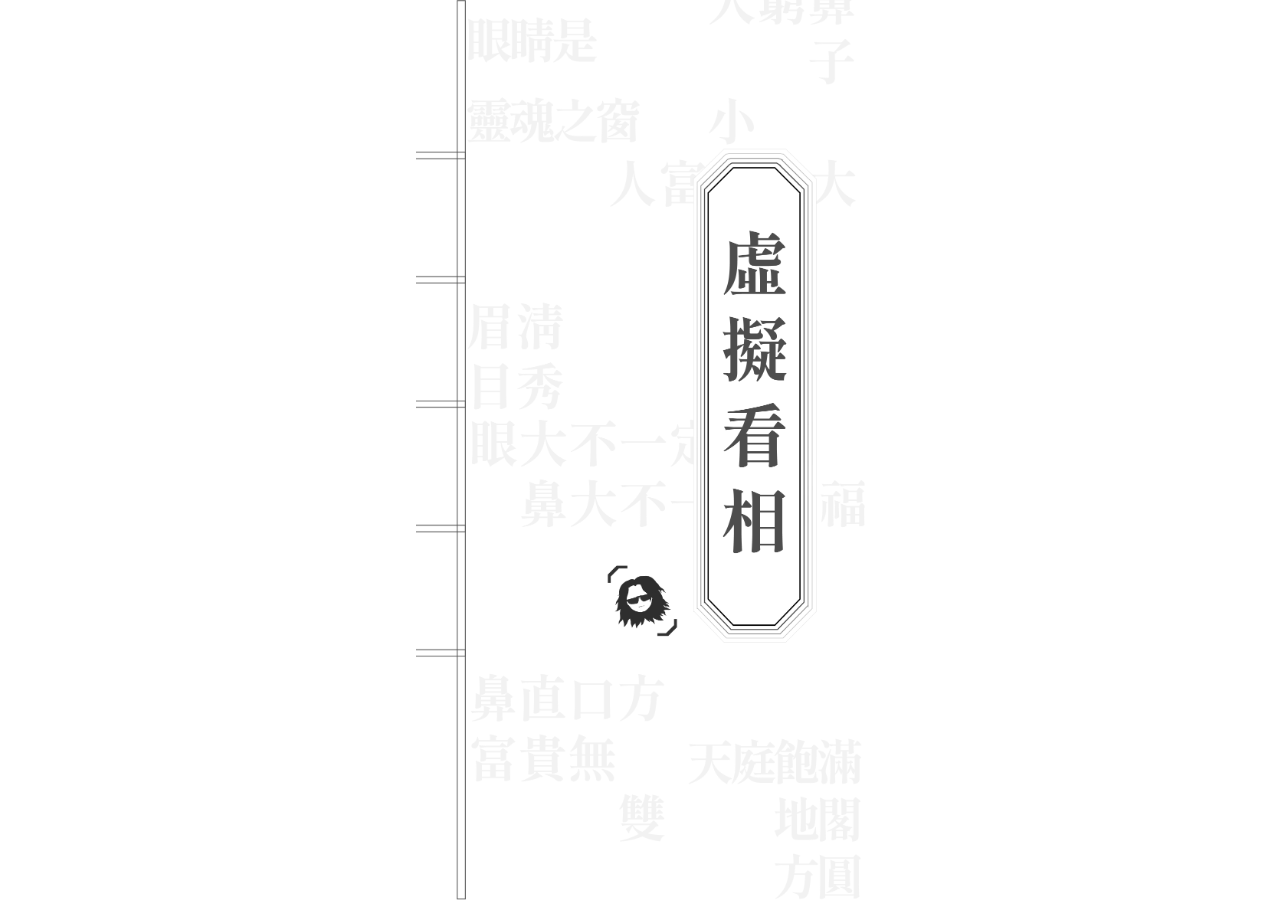
<file: index.html>
<!DOCTYPE html>
<html lang="zh-Hant">
<head>
    <meta charset="UTF-8">
    <meta name="viewport" content="width=device-width, initial-scale=1.0">
    <title>虛擬算命 - 第1頁</title>
    <STyle>/* 讓 body 和 html 高度充滿視窗，並禁止滾動條 */
        body, html {
            margin: 0;
            padding: 0;
            height: 100%;
            width: 100%;
            overflow: hidden; /* 禁用外部滾動條 */
            display: flex;
            justify-content: center;
            align-items: center;
            background-color: #ffffff; /* 鵝黃色背景 */
        }
        
        /* 虛擬框，保持寬高比例（1125px : 2255px） */
        .virtual-frame {
            width: 100%; /* 寬度隨視窗寬度變動 */
            height: 100vh; /* 高度根據視窗高度的 80% */
            max-width: calc(100vh * (1125 / 2255)); /* 根據視窗高度比例調整寬度 */
            position: relative;
            overflow: hidden; /* 保證內部內容不會超出框 */
        }
        
        /* 背景容器，頂部固定對齊 */
        .background-container {
            position: absolute; /* 保證背景不會跟隨滾動 */
            top: 0;
            left: 50%;
            transform: translateX(-50%);
            width: 100%;
            height: 100%;
            overflow: hidden;
        }
        
        /* 直式背景，會隨視窗變動大小，保持比例 */
        .vertical-background {
            position: absolute;
            top: 0;
            left: 50%;
            transform: translateX(-50%);
            width: 100%;
            height: 100%;
            background-size: cover; /* 背景覆蓋 */
            background-position: center;
            opacity: 0;
            transition: opacity 2s ease-in-out;
        }
        
        #bg1 {
            opacity: 1; /* 初始顯示 bg1 */
        }
        
        /* 顯示圖片 */
        .talk-img {
            position: absolute; /* 根據虛擬框進行絕對定位 */
            opacity: 0; /* 初始隱藏 */
            transition: opacity 1s, transform 1s ease-out; /* 調整 transform 動畫效果 */
        }
        
        /* 定位圖片1的位置，根據虛擬框內的固定位置 */
        #talk1 {
            left: 6%; /* 根據虛擬框的定位來設置左邊距 */
            top: 55%;  /* 初始設置 top 屬性 */
            width: 69%; /* 設定寬度為原始圖片寬度的 60% */
        }
        
        /* 定位圖片2的位置 */
        #talk2 {
            left: 35%; /* 根據虛擬框的定位來設置左邯距 */
            top: 64%; /* 初始設置 top 屬性 */
            width: 60%; /* 設定寬度為原始圖片寬度的 60% */
        }
        
        /* 定位圖片3的位置 */
        #talk3 {
            left: 6%; /* 根據虛擬框的定位來設置左邊距 */
            width: 69%; /* 設定寬度為原始圖片寬度的 60% */
            top: 80%; /* 初始設置 top 屬性 */
        }
        
        /* 開始按鈕與漣漪容器 */
        .ripple-container {
            position: absolute;
            top: 65%;
            left: 50%;
            width: 80%;
            height: 30%;
            transform: translateX(-50%);
            opacity: 0;
            transition: opacity 1s ease-in-out;
            z-index: 10;
          }
          
          .try-button {
  position: absolute;
  width: 60%;
  height: 25%;
  background: none;
  cursor: pointer;
  z-index: 20;
border: hidden;
  top: 38%;
  left: 20%;
  transform: translate(-50%, -50%);
}

        
        .try-image {
          position: absolute;
          top: 50%;
          left: 50%;
          width: 100%;
          transform: translate(-50%, -50%);
        }
          
        .ripple-line {
  position: absolute;
  top: 50%;
  left: 50%;
  width: 26vh;
  height: 5vh;
  border-radius: 1.2vh; /* 改成圓角矩形 */
  border: 3px solid rgb(0 0 0 / 90%);
  transform: translate(-50%, -50%) scale(0);
  opacity: 0.8;
  animation: ripple 3s infinite ease-out;
  pointer-events: none;
}

.ripple-line:nth-child(2) { animation-delay: 0s; }
.ripple-line:nth-child(3) { animation-delay: 0.6s; }
.ripple-line:nth-child(4) { animation-delay: 1.2s; }
.ripple-line:nth-child(5) { animation-delay: 1.8s; }
.ripple-line:nth-child(6) { animation-delay: 2.4s; }

@keyframes ripple {
  0% {
    transform: translate(-50%, -50%) scale(0);
    opacity: 0.8;
    border-width: 2px;
  }
  100% {
    transform: translate(-50%, -50%) scale(1.4, 1.6);
    opacity: 0;
    border-width: 0.2px;
  }
}

/* 顯示動畫時加上 active */
.ripple-container.active {
  opacity: 1;
}

          </STyle>
</head>
<body>
    <!-- 虛擬框容器，會根據視窗高度自動調整大小，保持固定比例 -->
    <div class="virtual-frame">
        <div class="background-container">
            <!-- 鵝黃色橫式背景 -->
            <div class="horizontal-background"></div>

            <!-- 直式背景 -->
            <div class="vertical-background" id="bg1" style="background-image: url('images/bg1.png');"></div>
            <div class="vertical-background" id="bg2" style="background-image: url('images/bg2.png');"></div>
        </div>

        <!-- 顯示圖片 -->
        <div class="talk-box">
            <img src="images/talk (1).png" id="talk1" class="talk-img">
            <img src="images/talk (2).png" id="talk2" class="talk-img">
            <img src="images/talk (3).png" id="talk3" class="talk-img">
        </div>

        <div class="ripple-container">
            <button id="try-img" class="try-button">
              <img src="images/try.png" alt="嘗試一下" class="try-image" />
            </button>
            <span class="ripple-line"></span>
            <span class="ripple-line"></span>
            <span class="ripple-line"></span>
            <span class="ripple-line"></span>
          </div>
          
    </div>

    <script>window.onload = () => {
        const bg1 = document.getElementById('bg1');
        const bg2 = document.getElementById('bg2');
        const talk1 = document.getElementById('talk1');
        const talk2 = document.getElementById('talk2');
        const talk3 = document.getElementById('talk3');
        const tryBtn = document.getElementById('try-img');
        const rippleContainer = document.querySelector('.ripple-container');
    
        // 2秒後淡出 bg1，顯示 bg2
        setTimeout(() => {
            bg1.style.opacity = 0; // 隱藏 bg1
            bg2.style.opacity = 1; // 顯示 bg2
    
            // 顯示對話框，並依次顯示對話框和按鈕
            setTimeout(() => {
                talk1.style.opacity = 1;
                talk1.style.transform = 'translateY(-20%)'; // 上浮效果
                talk1.style.top = '18%'; // 調整 talk1 的位置
            }, 2000);
    
            setTimeout(() => {
                talk2.style.opacity = 1;
                talk2.style.transform = 'translateY(-20%)'; // 上浮效果
                talk2.style.top = '41%'; // 調整 talk2 的位置
            }, 3000);
    
            setTimeout(() => {
                talk3.style.opacity = 1;
                talk3.style.transform = 'translateY(-20%)'; // 上浮效果
                talk3.style.top = '50%'; // 調整 talk3 的位置
            }, 4000);
    
            // 顯示按鈕 (延遲1000毫秒)
            setTimeout(() => {
                tryBtn.style.opacity = 1;
                tryBtn.style.transform = 'translateY(0)';
                // 開始漣漪特效
                rippleContainer.classList.add('active');
            }, 5000); // 延遲5秒後顯示
            window.onload = () => {
                document.getElementById("talk1").style.opacity = 1;
                setTimeout(() => {
                  document.getElementById("talk2").style.opacity = 1;
                }, 1000);
                setTimeout(() => {
                  document.getElementById("talk3").style.opacity = 1;
                }, 2000);
                setTimeout(() => {
                  document.querySelector(".ripple-container").classList.add("active");
                }, 3000);
              };
    
        }, 2000); // 在 bg1 顯示 2 秒後執行
        
    };
    document.getElementById('try-img').addEventListener('click', () => {
        window.location.href = 'page2.html';
      });</script>
</body>
</html>
</file>
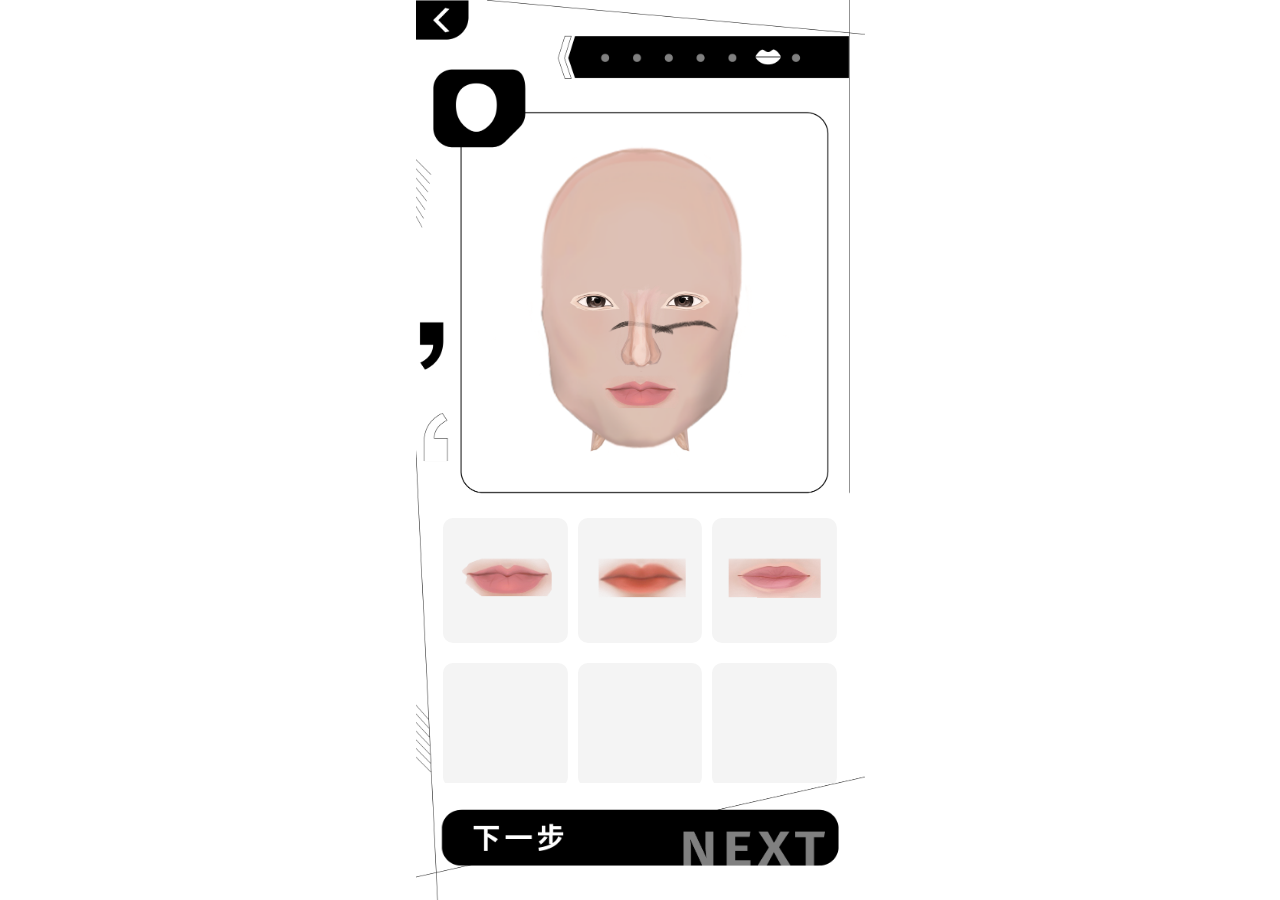
<file: page10.html>
<!DOCTYPE html>
<html lang="zh-Hant">
<head>
    <meta charset="UTF-8">
    <meta name="viewport" content="width=device-width, initial-scale=1.0">
    <title>選擇嘴巴</title>
    <link rel="stylesheet" href="page10.css">
</head>
<body>
    <div class="virtual-frame">
        <!-- 返回按鈕 -->
        <div class="back-button" onclick="history.back()"></div>

        <!-- 預覽框：包含臉、耳、眉、眼、鼻、嘴 -->
        <div class="preview-box">
            <img id="face-layer" class="preview-img" src="images/face (1).png" alt="臉部">
            <img id="previewEarLeft" class="ear" src="images/earin (2).png" alt="左耳">
            <img id="previewEarRight" class="ear" src="images/earin (2).png" alt="右耳">
            <img id="previewBrowLeft" class="preview-img brow" src="images/brow1.png" alt="左眉">
            <img id="previewBrowRight" class="preview-img brow" src="images/brow1.png" alt="右眉">
            <img id="previewEyeLeft" class="preview-img eye" src="images/eye1.png" alt="左眼">
            <img id="previewEyeRight" class="preview-img eye" src="images/eye1.png" alt="右眼">
            <img id="previewNose" class="preview-img nose" src="images/nose1.png" alt="鼻子">
            <img id="previewMouth" class="preview-img mouth" src="images/mouth1.png" alt="嘴巴">
        </div>

        <!-- 選項區域 -->
        <div class="option-panel">
            <div class="option-row">
                <div class="option-button" data-mouth="mouth1.png">
                    <img src="images/mouth1.png" alt="嘴巴1">
                </div>
                <div class="option-button" data-mouth="mouth2.png">
                    <img src="images/mouth2.png" alt="嘴巴2">
                </div>
                <div class="option-button" data-mouth="mouth3.png">
                    <img src="images/mouth3.png" alt="嘴巴3">
                </div>
            </div>
            <div class="option-row">
                <div class="option-button placeholder"></div>
                <div class="option-button placeholder"></div>
                <div class="option-button placeholder"></div>
            </div>
        </div>

        <!-- 下一步按鈕 -->
        <div class="next-container">
            <button class="next-button" id="nextButton">
                <img class="next-image" src="images/nextblack.png" alt="Next">
            </button>
        </div>
    </div>

    <script src="page10.js"></script>
</body>
</html>
</file>
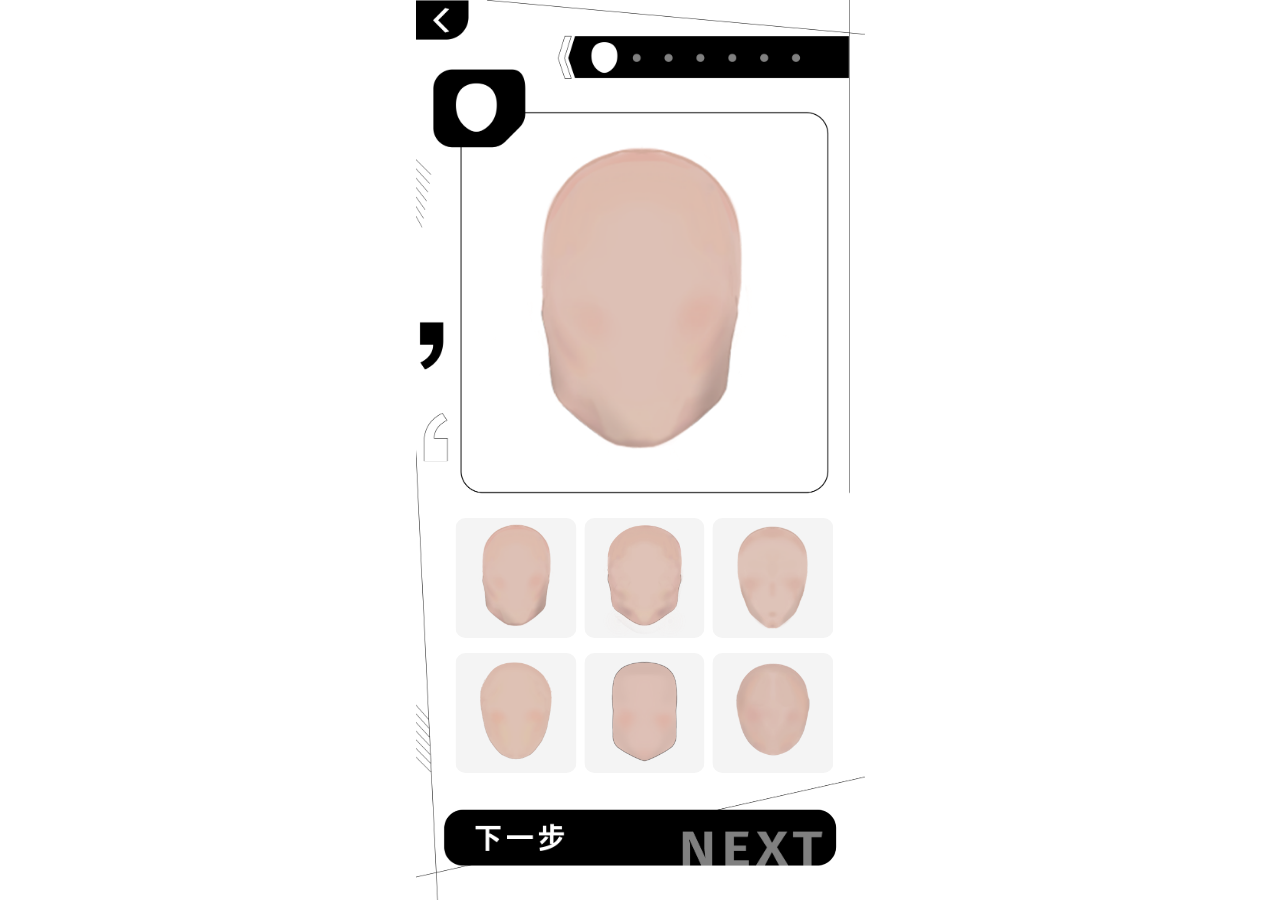
<file: page2.html>
<!DOCTYPE html>
<html lang="zh-Hant">
<head>
    <meta charset="UTF-8">
    <meta name="viewport" content="width=device-width, initial-scale=1.0">
    <title>選擇臉部</title>
    <style>/* 讓 body 和 html 高度充滿視窗，並禁止滾動條 */
        body, html {
            margin: 0;
            padding: 0;
            height: 100%;
            width: 100%;
            overflow: hidden; /* 禁用外部滾動條 */
            display: flex;
            justify-content: center;
            align-items: center;
            background-color: #ffffff; /* 鵝黃色背景 */
        }
        
        /* 虛擬框，保持寬高比例（1125px : 2255px） */
        .virtual-frame {
            position: relative;
            width: 100%;
            height: 100vh;
            max-width: calc(100vh * (1125 / 2255));
            overflow: hidden;
            background-image: url('images/bg3.png'); /* 確保背景圖顯示 */
            background-size: cover; /* 背景覆蓋整個容器 */
            background-position: center;
        }
        
        /* 預覽框 */
        .preview-box {
            position: absolute;
            top: 34%;
            left: 50%;
            transform: translate(-50%, -50%);
            width: 78%;
            height: 40%;
            display: flex;
            align-items: center;
            justify-content: center;
            overflow: hidden;
        }
        
        .preview-img {
            transform: scale(1);
            max-width: 100%;
            max-height: 100%;
        }
        
.option-panel {
  position: absolute;
  width: 84%;
  height: 30vh;
  top: 72.5%;  
  left: 51%;
  transform: translate(-50%, -50%);
  display: flex;
  flex-direction: column;
  row-gap:0px;    /* 只改縱向間距 */
  overflow: hidden;
  z-index: 10;}        
.option-row {
  display: flex;
  flex: 1;               /* flex 分配剩餘高度，兩列剛好各 50%（扣掉 gap） */
  width: 100%;
  gap:2%;
  /* justify-content 預設 flex-start，改成 space-between 或 center 視需求 */
  justify-content: space-between; 
  /* border: 1px solid #0f0;  測試用 */}
.option-button {
  flex: 1 1 auto;            /* 讓 basis 不是 0，寬度按內容＋gap 分配 */
  aspect-ratio: 1 / 1;        /* 正方形 */
  height: auto;               /* 取消被父容器的高度覆蓋 */
  align-self: flex-start;     /* 也可以用 center，看你要上下對齊 */
  /* 下面是原本的屬性 */
  border-radius: 10px;
  background-color: #f4f4f4;
  cursor: pointer;
  position: relative;
  overflow: hidden;
  transition: border .03s ease, background-color .03s ease;
  border: 1px solid transparent;}

 /* 按鈕中的圖片 */
.option-button img {
            width: 100%;
            height: 100%;
            left: -5%;     /* 往左 20% */
            object-fit: cover;}

 /* 選中按鈕的效果 */
.option-button.selected {
border: 1px solid #000000;
background-color: #F4F4F4;}

 .next-container {
  position: absolute;
  bottom: 1.25%; /* 可根據實際需求微調 */
  left: 50%;
  transform: translateX(-50%);
  width: 90%;
  height: auto; /* 讓內容決定高度 */
  z-index: 10;
}
.next-button {
  background: none;
  border: none;
  cursor: pointer;
  width: 100%;
  display: flex;
  justify-content: center;
}
.next-image {
  width: 100%;
  height: auto;
}
.back-button {
  position: absolute;
  width: 50px;
  left:0%;
  top:0%;
  height: 35px;
  background-color: #9c27b000; /* 藍色 */
  cursor: pointer;
  z-index: 5;
  border-radius: 15px;
}
 </style>
</head>
<body>
   
    <div class="virtual-frame">
        <!-- 背景層 -->
        <div class="background-container">
            <!-- 直式背景 -->
            <div class="vertical-background" id="bg3" style="background-image: url('images/bg3.png');"></div>
        </div>

        <!-- 預覽框 -->
        <div class="preview-box">
            <img id="previewFace" class="preview-img" src="images/face (1).png" alt="預覽臉部">
        </div>
        <div class="back-button" onclick="history.back()"></div>
      <!-- 選項區域 (橫3直2的選項區) -->
      <div class="option-panel">
        <div class="option-row">
            <div class="option-button" data-face="face (1).png" data-face-type="長方臉"> 
                <img src="images/face (1).png" alt="臉1">
            </div>
            <div class="option-button" data-face="face (2).png" data-face-type="方臉">
                <img src="images/face (2).png" alt="臉2">
            </div>
            <div class="option-button" data-face="face (3).png" data-face-type="甲字臉">
                <img src="images//face (3).png" alt="臉3">
            </div>
        </div>
        <div class="option-row">
            <div class="option-button" data-face="face (4).png" data-face-type="鵝蛋臉">
                <img src="images/face (4).png" alt="臉4">
            </div>
            <div class="option-button" data-face="face (5).png" data-face-type="由字臉">
                <img src="images/face (5).png" alt="臉5">
            </div>
            <div class="option-button" data-face="face (6).png" data-face-type="圓臉">
                <img src="images/face (6).png" alt="臉6">
            </div>
        </div>
    </div>
        <!-- 下一步按鈕 -->
        <div class="next-container">
            <button class="next-button" id="nextButton">
                <img class="next-image" src="images/nextblack.png" alt="Next">
            </button>
        </div>
    </div>

    <script>
        document.addEventListener('DOMContentLoaded', function () {
    const buttons = document.querySelectorAll('.option-button');
    const previewFace = document.getElementById('previewFace');
    const nextButton = document.getElementById('nextButton');

    buttons.forEach(button => {
        button.addEventListener('click', function () {
    // 取得圖片 src
    const selectedImg = button.querySelector('img');
    if (selectedImg) {
        const selectedSrc = selectedImg.getAttribute('src');

        // 顯示在預覽圖
        previewFace.src = selectedSrc;

        // 👉 存入 localStorage
        const savedFace = selectedSrc;  // ⬅️ 用你剛剛抓到的選擇圖片
        const faceType = button.dataset.faceType;

        localStorage.setItem('selectedFace', selectedSrc);
        localStorage.setItem('selectedFaceType', faceType);

        // 切換選取樣式
        buttons.forEach(btn => btn.classList.remove('selected'));
        button.classList.add('selected');
    }
});

    });

    // 下一步跳轉
    if (nextButton) {
        nextButton.addEventListener('click', function () {
            document.body.style.transition = 'opacity 0.3s ease-out';
            document.body.style.opacity = 0;
            setTimeout(function () {
                window.location.href = 'page3.html';
            }, 300);
        });
    }
});

    </script>
</body>
</html>
</file>
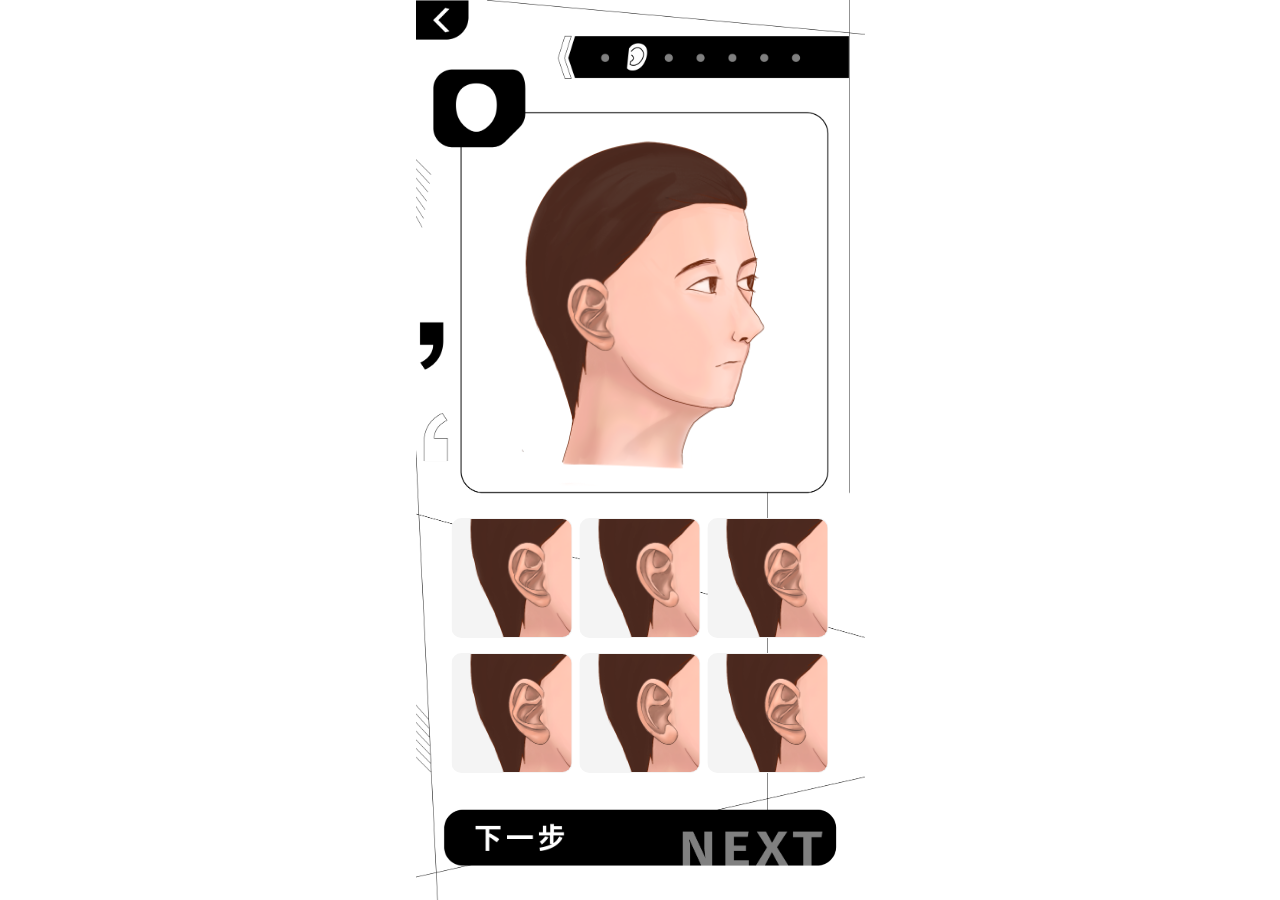
<file: page3.html>
<!DOCTYPE html>
<html lang="zh-Hant">
<head>
    <meta charset="UTF-8">
    <meta name="viewport" content="width=device-width, initial-scale=1.0">
    <title>選擇耳部</title>
    <style>
/* 讓 body 和 html 高度充滿視窗，並禁止滾動條 */
body, html {
            margin: 0;
            padding: 0;
            height: 100%;
            width: 100%;
            overflow: hidden; /* 禁用外部滾動條 */
            display: flex;
            justify-content: center;
            align-items: center;
            background-color: #ffffff; /* 鵝黃色背景 */ }
/* 虛擬框，保持寬高比例（1125px : 2255px） */
.virtual-frame {
            width: 100%;
            height: 100vh;
            max-width: calc(100vh * (1125 / 2255));
            position: relative;
            overflow: hidden;
            background-image: url('images/bgear1.png'); /* 確保背景圖顯示 */
            background-size: cover; /* 背景覆蓋整個容器 */
            background-position: center;}
.preview-box {
  position: absolute;   /* or 你原本需要的定位 */
  top: 34%;
  left: 50%;
  transform: translate(-50%, -50%);
  width: 80%;
  height: 40%;
  overflow: hidden;
 /* border: 1px solid #000;
  /* 新增：相對定位，讓 img 的絕對定位「參考」這個盒子 */
  position: relative;}
/* 這裡讓 img 以 preview-box 為參考 */
.preview-img {
  position: absolute;    
  /* 先放大到比容器還大一點，比如 120%： */
  width: 110%;           
  height: auto;          /* 維持寬高比 */
  /* 然後用 top/left 或 translate% 來移動畫面： */
  top: -7.5%;              /* 往下 15% */
  left: -2%;            /* 向左 10% */
  /* 或者你也可以這麼寫： 
  transform: translate(-10%, 15%); 
  top: 0; left: 0; 
  */
  object-fit: cover;     /* 保持裁切規則 */}
.option-panel {
  position: absolute;
  width: 84%;
  height: 30%;
  top: 72.5%;  
  left: 50%;
  transform: translate(-50%, -50%);
  display: flex;
  flex-direction: column;
  row-gap:0px;    /* 只改縱向間距 */
  overflow: hidden;
  z-index: 10;}
.option-row {
  display: flex;
  flex: 1;               /* flex 分配剩餘高度，兩列剛好各 50%（扣掉 gap） */
  width: 100%;
  gap:2%;
  /* justify-content 預設 flex-start，改成 space-between 或 center 視需求 */
  justify-content: space-between; 
  /* border: 1px solid #0f0;  測試用 */}
.option-button {
  flex: 1 1 auto;            /* 讓 basis 不是 0，寬度按內容＋gap 分配 */
  aspect-ratio: 1 / 1;        /* 正方形 */
  height: auto;               /* 取消被父容器的高度覆蓋 */
  align-self: flex-start;     /* 也可以用 center，看你要上下對齊 */
  /* 下面是原本的屬性 */
  border-radius: 10px;
  background-color: #f4f4f4;
  cursor: pointer;
  position: relative;
  overflow: hidden;
  transition: border .03s ease, background-color .03s ease;
  border: 1px solid transparent;}
.option-button.selected {
  border-color: #000;}
.option-button img {
  position: absolute;
  top: -50%;      /* 往上 10% */
  left: -40%;     /* 往左 20% */
  width: 300%;
  height: 300%;
  object-fit: cover;  /* 這行可以留也可以拿掉，因為你已經用絕對寬高覆蓋 */}

.next-container {
  position: absolute;
  bottom: 1.25%; /* 可根據實際需求微調 */
  left: 50%;
  transform: translateX(-50%);
  width: 90%;
  height: auto; /* 讓內容決定高度 */
  z-index: 10;
}
.next-button {
  background: none;
  border: none;
  cursor: pointer;
  width: 100%;
  display: flex;
  justify-content: center;
}
.next-image {
  width: 100%;
  height: auto;
}
.back-button {
  position: absolute;
  width: 50px;
  left:0%;
  top:0%;
  height: 35px;
  background-color: #9c27b000; /* 藍色 */
  cursor: pointer;
  z-index: 5;
  border-radius: 15px;
}
</style>
</head>
<body>
   
    <div class="virtual-frame">
        <!-- 背景層 -->
        <div class="background-container">
            <!-- 直式背景 -->
            <div class="vertical-background" id="bg3" style="background-image: url('images/bg3.png');"></div>
        </div>

        <!-- 預覽框 -->
        <div class="preview-box">
            <img id="previewear" class="preview-img" src="images/思想反骨.png" alt="預覽耳部">
        </div>
        <div class="back-button" onclick="history.back()"></div>
      <!-- 選項區域 (橫3直2的選項區) -->
<div class="option-panel">
    <!-- 每列按鈕區域 -->
    <div class="option-row">
        <div class="option-button" data-ear="思想反骨.png">
            <img src="images/思想反骨.png" alt="耳1">
        </div>
        <div class="option-button" data-ear="思想型.png">
            <img src="images/思想型.png" alt="耳2">
        </div>
        <div class="option-button" data-ear="思想大反骨.png">
            <img src="images/思想大反骨.png" alt="耳3">
        </div>
    </div>
    <div class="option-row">
        <div class="option-button" data-ear="運動反骨.png">
            <img src="images/運動反骨.png" alt="耳4">
        </div>
        <div class="option-button" data-ear="運動型.png">
            <img src="images/運動型.png" alt="耳5">
        </div>
        <div class="option-button" data-ear="運動大反骨.png">
            <img src="images/運動大反骨.png" alt="耳6">
        </div>
    </div>

</div>

        <!-- 下一步按鈕 -->
        <div class="next-container">
            <button class="next-button" id="nextButton">
                <img class="next-image" src="images/nextblack.png" alt="Next">
            </button>
        </div>


    <script>document.addEventListener('DOMContentLoaded', function() {
        const buttons = document.querySelectorAll('.option-button');
        const previewEar = document.getElementById('previewear');
        const nextButton = document.getElementById('nextButton');
        const nextImg = document.querySelector('.next-image');
    
        // 點選耳朵選項按鈕
        buttons.forEach(button => {
            button.addEventListener('click', function() {
                const earSrc = button.getAttribute('data-ear');
                previewEar.src = `images/${earSrc}`;
    
                buttons.forEach(btn => btn.classList.remove('selected'));
                button.classList.add('selected');
            });
        });
        // 下一步按鈕的功能，顯示跳轉效果並跳轉到下一頁
        nextButton.addEventListener('click', function() {
            // 顯示跳轉效果
            document.body.style.transition = 'opacity 0.3s ease-out';
            document.body.style.opacity = 0;
    
            // 0.3秒後跳轉到下一頁
            setTimeout(function() {
                window.location.href = 'page4.html';
            }, 300); // 跳轉延遲時間
        });
    });</script>
</body>
</html>
</file>
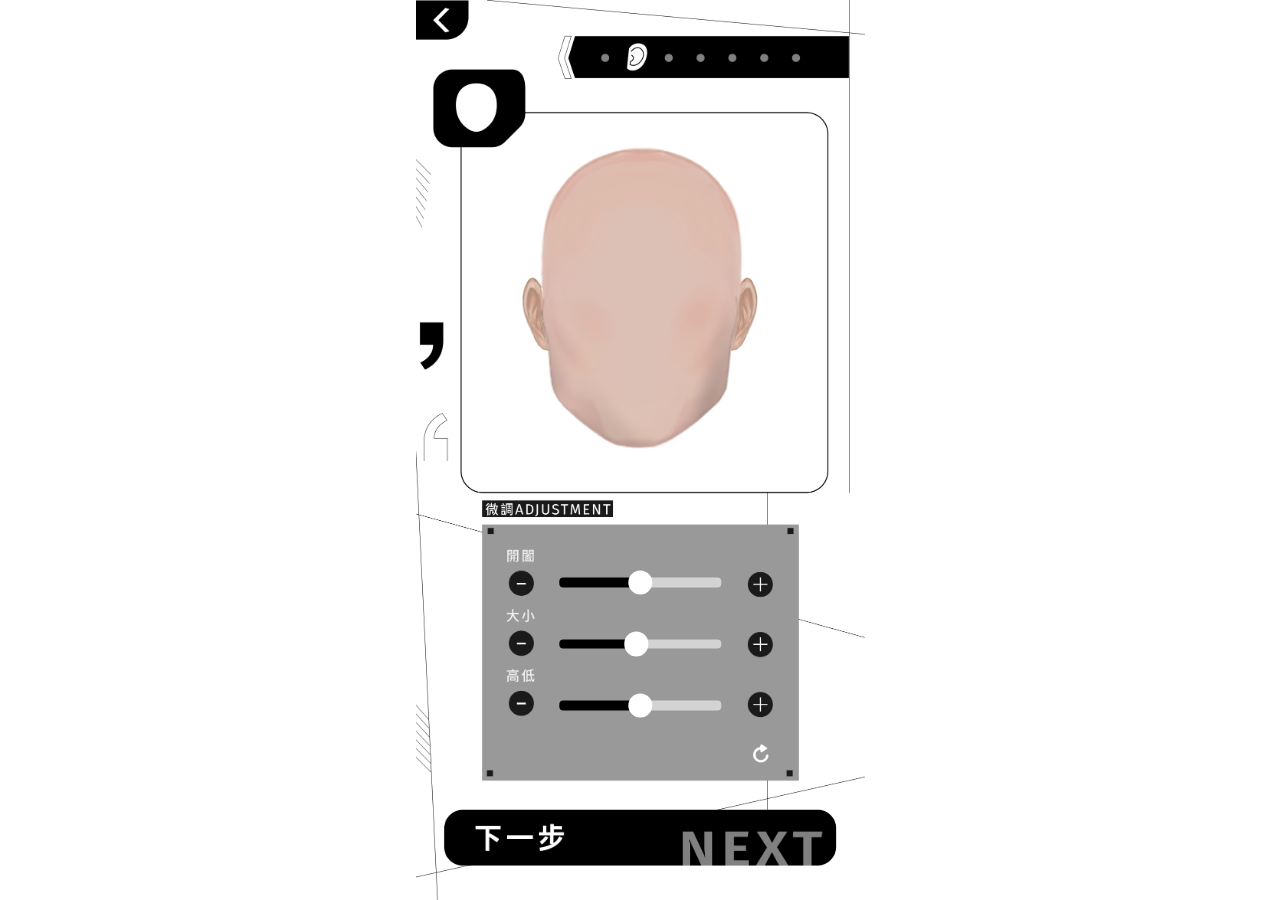
<file: page4.html>
<!DOCTYPE html>
<html lang="zh">
<head>
  <meta charset="UTF-8">
  <meta name="viewport" content="width=device-width, initial-scale=1.0">
  <title>耳型選擇頁</title>
  <style>/* 整體頁面設定 */
    body, html {
      margin: 0;
      padding: 0;
      height: 100%;
      width: 100%;
      background-color: #ffffff;
      overflow: hidden;
      display: flex;
      justify-content: center;
      align-items: center;
    }
    /* 虛擬框架：模擬手機螢幕，保持 1125×2255 的比例 */
    .virtual-frame {
      position: relative;
      width: 100%;
      height: 100vh;
      /* 根據視窗高度計算最大寬度，確保比例鎖定 */
      max-width: calc(100vh * (1125 / 2255));
      overflow: hidden;
      background-image: url('images/bg4.png');
      background-size: cover;
      background-position: center;
      z-index: 0;
    }
    /* 預覽框 */
    .preview-box {
      position: relative;
      top: 34%;
      left: 50%;
      transform: translate(-50%, -50%);
      display: flex;
      align-items: center;
      justify-content: center;
      width: 78%;
      height: 40%;
      overflow: hidden;
      z-index: 1;
    }
   .preview-img {
      position: absolute;
      transform: scale(1);
      max-width: 100%;
      max-height: 100%;
      z-index: 3;
    }
    /* 臉部圖層 */
    #face-layer {
      z-index: 3;
    }
   .ear {
      position: absolute;
      top: 50%; /* 放在預覽框高度的中間 */
      transform: translateY(-50%); /* 垂直置中 */
      max-width: 40%;
      max-height: 100%;
      z-index: 2;
     }
     #ear-left {
      left: 0%;
      transform: translate(-50%, -50%) scaleX(-1); /* 左右 + 垂直置中 + 鏡射 */
     }
     #ear-right {
      right: 0%;
      transform: translate(50%, -50%);
    }
    /* 控制面板相關樣式 */
    .control-panel {
      position: absolute;
      top: 73.4%;              /* 依需求調整 */
      left: 50.1%;
      transform: translate(-50%, -50%);  /* 完全置中 */
      width: 60%;              /* 以虛擬框寬度的百分比 */
      height: 26.8%;           /* 以虛擬框高度的百分比 */
      display: flex;
      flex-direction: column;
      justify-content: space-evenly;  /* 各控制群組垂直平均分佈 */
      align-items: center;
      z-index: 4;
      gap: 2%; /* 控制每組之間的間距 */
      box-sizing: border-box;
    }
    /* 每一組控制群組：左右排列，左右各一按鈕，中間一滑桿 */
    .control-group {
      display: flex;
      align-items: center;
      justify-content: space-between;
      width: 100%;
      box-sizing: border-box;
    }
    /* 刪掉或註解掉這行，恢復預設方向 */
#height-range {
  direction: rtl;
}

    /* 調整按鈕樣式 */
    .control-btn {
      width: 10%;       /* 占群組寬度比例，根據實際調整 */
      aspect-ratio: 1 / 1; 
      background-color: #853fff00;
      border: none;
      cursor: pointer;
      z-index: 5;
    }
    /* 調整滑桿樣式 */
    input[type="range"] {
      width: 60%;       /* 根據左右按鈕的占比（15%+15%+70% = 100%） */
      height: 34%;     /* 可根據需要微調 */
      -webkit-appearance: none;
      appearance: none;
      background: #d3d3d3;
      border-radius: 4px;
      outline: none;
      transition: background 0.3s ease;
    }
    /* 自定義滑桿圓球 */
    input[type="range"]::-webkit-slider-thumb {
      -webkit-appearance: none;
      appearance: none;
      width: 15%;       /* 占群組寬度比例，根據實際調整 */
      aspect-ratio: 1 / 1; 
      border-radius: 50%;
      background: #ffffff;
      cursor: pointer;
      border: none;
    }

    /* 還原按鈕樣式 */
    #reset-button {
      position: absolute;
      bottom: 5%;     /* 離底部距離 */
      right: 0%;      /* 離右邊距離 */
      background-color: #0026fb00;
      border: none;
      cursor: pointer;
      z-index: 6;
    }
    .next-container {
      position: absolute;
      bottom: 1.25%; /* 可根據實際需求微調 */
      left: 50%;
      transform: translateX(-50%);
      width: 90%;
      height: auto; /* 讓內容決定高度 */
      z-index: 10;
    }
    .next-button {
      background: none;
      border: none;
      cursor: pointer;
      width: 100%;
      display: flex;
      justify-content: center;
    }
    .next-image {
      width: 100%;
      height: auto;
    }
    .back-button {
      position: absolute;
      width: 50px;
      left:0%;
      top:0%;
      height: 35px;
      background-color: #9c27b000; /* 藍色 */
      cursor: pointer;
      z-index: 5;
      border-radius: 15px;
    }</style>
</head>
<body>
  <div class="virtual-frame">
    <!-- 預覽框 -->
    <div class="preview-box">
      <img id="face-layer" class="preview-img" src="images/face (1).png" alt="預覽臉部">
      <!-- 耳朵圖層 -->
      <img id="ear-left" class="ear" src="images/earin (2).png" alt="左耳" style="z-index: 2;">
      <img id="ear-right" class="ear" src="images/earin (2).png" alt="右耳" style="z-index: 2;">
    </div>

 <!-- 返回按鈕 -->
    <div class="back-button" onclick="history.back()"></div>

    <!-- 控制面板 -->
    <div class="control-panel">
      <!-- 耳型控制 -->
      <div class="control-group">
        <button id="ear-decrease" class="control-btn"></button>
        <input type="range" id="ear-range" min="1" max="3" step="1" value="2" disabled/>
        <button id="ear-increase" class="control-btn"></button>
      </div>

      <!-- 大小控制 -->
      <div class="control-group">
        <button id="size-decrease" class="control-btn"></button>
        <input type="range" id="size-range" min="0.3" max="2" step="0.2" value="1.0" disabled />
        <button id="size-increase" class="control-btn"></button>
      </div>

      <!-- 高低控制 -->
      <div class="control-group">
        <button id="height-decrease" class="control-btn"></button>
        <input type="range" id="height-range" min="-40" max="60" step="10" value="10" disabled />
        <button id="height-increase" class="control-btn"></button>
      </div>
    

    <!-- 還原控制 -->
    <div class="control-group">
      <button id="reset-button" class="control-btn"></button>
    </div>
  </div>
  
    <!-- 下一步按鈕 -->
    <div class="next-container">
      <button class="next-button" id="nextButton">
        <img class="next-image" src="images/nextblack.png" alt="Next">
      </button>
    </div>
  </div>

  <script>document.addEventListener('DOMContentLoaded', () => {
    const earLeft = document.getElementById('ear-left');
    const earRight = document.getElementById('ear-right');
    const nextButton = document.getElementById('nextButton');
    const earRange = document.getElementById('ear-range');
    const sizeRange = document.getElementById('size-range');
    const previewFace = document.getElementById('face-layer');
    const heightRange = document.getElementById('height-range');
  
    let earIndex = 2;
    let earScale = 1.0;
    let earHeight = 10;
  
    const earImages = [
      'images/earin (1).png',
      'images/earin (2).png',
      'images/earin (3).png'
    ];
  
    function updateSliderBackground(slider) {
      const value = (slider.value - slider.min) / (slider.max - slider.min) * 100;
      slider.style.background = `linear-gradient(to right, rgb(0, 0, 0) 0%, rgb(0, 0, 0) ${value}%, #d3d3d3 ${value}%, #d3d3d3 100%)`;
    }
  
    updateSliderBackground(earRange);
    updateSliderBackground(sizeRange);
    updateSliderBackground(heightRange);
  
    earRange.addEventListener('input', () => { updateSliderBackground(earRange); });
    sizeRange.addEventListener('input', () => { updateSliderBackground(sizeRange); });
    heightRange.addEventListener('input', () => { updateSliderBackground(heightRange); });
    function updateEars() {
  const src = earImages[earIndex - 1];
  earLeft.src = src;
  earRight.src = src;

  // 不動 top，用 translateY 做微調
  earLeft.style.transform = `translateY(calc(-50% + ${earHeight}px)) scale(${earScale}) scaleX(-1)`;
  earRight.style.transform = `translateY(calc(-50% + ${earHeight}px)) scale(${earScale})`;

  // 把選擇存起來
  localStorage.setItem('selectedEar', JSON.stringify({
    src: src,
    scale: earScale,
    height: earHeight
  }));
  // —— 新增這一行：儲存 earIndex
  localStorage.setItem('selectedEarIndex', earIndex);
}

    // 1. 顯示臉型
    if (previewFace) {
      const savedFace = localStorage.getItem('selectedFace');
      if (savedFace) {
        previewFace.src = savedFace;
      }
    }
    document.getElementById('ear-decrease').addEventListener('click', () => {
      if (earIndex > 1) {
        earIndex--;
        earRange.value = earIndex;
        updateSliderBackground(earRange);
        updateEars();
      }
    });
  
    document.getElementById('ear-increase').addEventListener('click', () => {
      if (earIndex < earImages.length) {
        earIndex++;
        earRange.value = earIndex;
        updateSliderBackground(earRange);
        updateEars();
      }
    });
  
    document.getElementById('size-decrease').addEventListener('click', () => {
      if (earScale > 0.3) {
        earScale -= 0.2;
        sizeRange.value = earScale;
        updateSliderBackground(sizeRange);
        updateEars();
      }
    });
  
    document.getElementById('size-increase').addEventListener('click', () => {
      if (earScale < 2) {
        earScale += 0.2;
        sizeRange.value = earScale;
        updateSliderBackground(sizeRange);
        updateEars();
      }
    });
  

    document.getElementById('height-increase').addEventListener('click', () => {
  const min = parseInt(heightRange.min, 10);
  // 減少高度：earHeight 往上走
  earHeight = Math.max(earHeight - 10, min);
  heightRange.value = earHeight;
  updateSliderBackground(heightRange);
  updateEars();
});

document.getElementById('height-decrease').addEventListener('click', () => {
  const max = parseInt(heightRange.max, 10);
  // 增加高度：earHeight 往下走
  earHeight = Math.min(earHeight + 10, max);
  heightRange.value = earHeight;
  updateSliderBackground(heightRange);
  updateEars();
});
  
    document.getElementById('reset-button').addEventListener('click', () => {
      earIndex = 2;
      earScale = 1.0;
      earHeight = 10;
      earRange.value = earIndex;
      sizeRange.value = earScale;
      heightRange.value = earHeight;
      updateSliderBackground(earRange);
      updateSliderBackground(sizeRange);
      updateSliderBackground(heightRange);
      updateEars();
    });
  
    updateEars();
    function updateSliderBackground(slider) {
  // 1. 先 parse 出數字（或給預設）
  const min = parseFloat(slider.min) || 0;
  const max = parseFloat(slider.max) || 100;
  const val = parseFloat(slider.value);
  if (isNaN(val)) {
    console.error('slider.value 不是數字:', slider.value);
    return;
  }

  // 2. 計算 pct（0–100）並 clamp
  let pct = (val - min) / (max - min) * 100;
  pct = Math.min(Math.max(pct, 0), 100);

  // 3. 高度滑桿要反向填色，其它正常
  const fillPct = slider.id === 'height-range'
    ? 100 - pct   // 值越小 → 填色越多
    : pct;        // 其他 slider 正向

  // 4. 如果 fillPct 跑出合法範圍也 clamp
  const fill = Math.min(Math.max(fillPct, 0), 100);

  // 5. 一行字串，確保沒有多餘換行
  slider.style.background =
    `linear-gradient(to right, #000 0%, #000 ${fill}%, #d3d3d3 ${fill}%, #d3d3d3 100%)`;
}

    // 下一步按鈕：換圖片並跳頁
    nextButton.addEventListener('click', () => {
      // 換成灰色
      const nextImage = document.querySelector('.next-image');
      if (nextImage) {
        nextImage.src = 'images/nextgray.png';
      }
      document.body.style.transition = 'opacity 0.3s ease-out';
      document.body.style.opacity = 0;
      setTimeout(() => {
        window.location.href = 'page5.html';
      }, 300);
    });
  });
  </script>
</body>
</html>
</file>
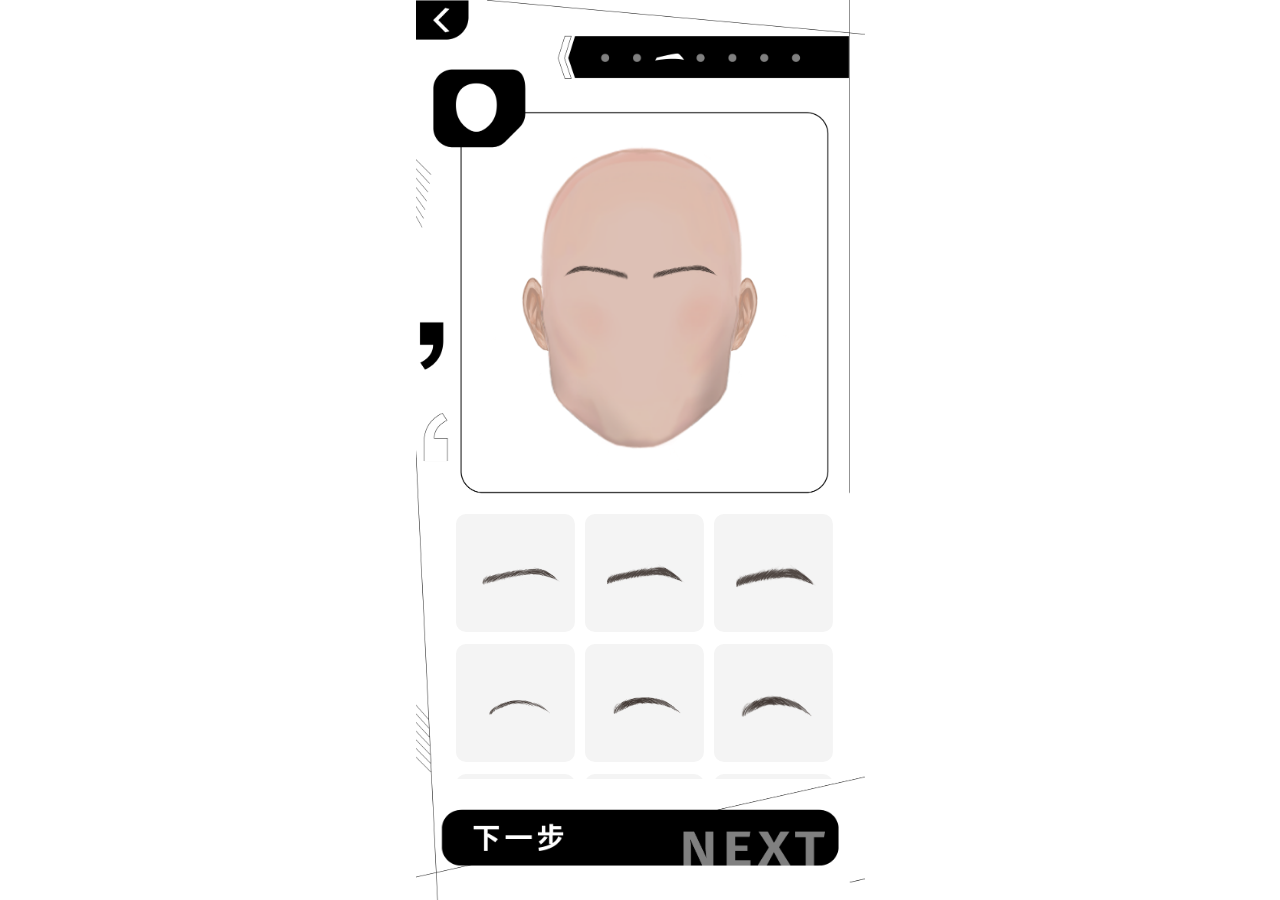
<file: page5.html>
<!DOCTYPE html>
<html lang="zh-Hant">
<head>
  <meta charset="UTF-8">
  <meta name="viewport" content="width=device-width, initial-scale=1.0">
  <title>選擇眉型</title>
  <style>/* 基本設定：滿版且置中 */
    html, body {
      margin: 0;
      padding: 0;
      height: 100%;
      width: 100%;
      background-color: #ffffff;
      overflow: hidden;
      display: flex;
      justify-content: center;
      align-items: center;
    }
    
    /* 虛擬框架（類似手機畫面） */
    .virtual-frame {
      position: relative;
      width: 100%;
      height: 100vh;
      max-width: calc(100vh * (1125 / 2255));
      overflow: hidden;
      background-image: url('images/bg5.png');
      background-size: cover;
      background-position: center;
      z-index: 0;
    }
    
    /* 預覽框：顯示臉、耳、眉 */
    .preview-box {
      position: absolute;
      top: 34%;
      left: 50%;
      transform: translate(-50%, -50%);
      width: 78%;
      height: 40%;
      display: flex;
      align-items: center;
      justify-content: center;
      overflow: visible;
      z-index: 1;
    }
    
    /* 所有預覽圖片 */
    .preview-img {
      position: absolute;
      transform: scale(1);
      max-width: 100%;
      max-height: 100%;
      pointer-events: none;
    }
    
    /* 臉部圖層 */
    #face-layer {
      z-index: 3;
    }
    
    .ear {
      position: relative;
      top: 50%; /* 放在預覽框高度的中間 */
      transform: translateY(-50%); /* 垂直置中 */
      max-width: 40%;
      max-height: 100%;
      z-index: 2;
    
    }
    
    /* 左耳：往左偏移 */
    #previewEarLeft {
      left: 50%;
      transform: translate(-50%, -50%) scaleX(-1);
    }
    
    /* 右耳：往右偏移 */
    #previewEarRight {
      right: 50%;
      transform: translate(50%, -50%);
    }
    
    /* 眉毛設定 */
    .brow {
      width: 22%;
      z-index: 12;
    }
    /* 左眉：鏡射效果，定位用 right + top */
    #previewBrowLeft {
      transform: translate(-53%, -100%)scaleX(-1);
    }
    
    /* 右眉：定位用 left + top */
    #previewBrowRight {
      left: 52.5%;
      transform:  translate(-8%, -100%)scaleX(1);
    }
    
    /* 選項面板（3×3 眉型選項，可滑動） */
    /* 選項面板（仍使用 Flex 排列） */
    .option-panel {
      position: absolute;
      top: 56.5%;
      left: 51%;
      transform: translateX(-50%);
      width: 86%;
      height: 30vh;
      display: flex;
      flex-direction: column;
      gap: 0.5%;
      overflow-y: auto;
      overflow-x: hidden;
      z-index: 10;
    }
    .option-panel::-webkit-scrollbar {
      display: none;
    }
    
    /* 每行選項排列 */
    .option-row {
      display: flex;
      justify-content: space-around; /* 平均分佈 */
      width: 100%;
    }
    
    /* 每個選項按鈕 */
    .option-button {
      flex: 1;
      /* 使用百分比保持正方形：這裡利用 padding-top 產生比例 */
      position: relative;
      margin: 5px;
      background-color: #f4f4f4;
      border: 2px solid transparent;
      border-radius: 10px;
      transition: border 0.03s ease, background-color 0.03s ease;
      z-index: 11;
    }
    
    /* 讓按鈕內部維持正方形 */
    .option-button::before {
      content: "";
      display: block;
      padding-top: 100%; /* 1:1 的比例 */
    }
    
    /* 內部圖片絕對定位填滿父容器 */
    .option-button img {
      position: absolute;
      top: 50%;
      left: 50%;
      width: 80%;
      height: 80%;
      transform: translate(-50%, -50%);
      object-fit: contain;
    }
    
    /* 選中按鈕狀態 */
    .option-button.selected {
      border: 1px solid #000;
      background-color: #f4f4f4;
    }
    
    
    
    .next-container {
      position: absolute;
      bottom: 1.2%; /* 可根據實際需求微調 */
      left: 50%;
      transform: translateX(-50%);
      width: 91%;
      height: auto; /* 讓內容決定高度 */
      z-index: 15;
    }
    
    
    .next-button {
      background: none;
      border: none;
      cursor: pointer;
      width: 100%;
      display: flex;
      justify-content: center;
    }
    
    .next-image {
      width: 100%;
      height: auto;
    }
    .back-button {
      position: absolute;
      width: 50px;
      left:0%;
      top:0%;
      height: 35px;
      background-color: #9c27b000; /* 藍色 */
      cursor: pointer;
      z-index: 5;
      border-radius: 15px;
    }</style>
</head>
<body>
  <div class="virtual-frame">
     <!-- 下一步按鈕（獨立） -->
     <div class="next-container">
        <button class="next-button" id="nextButton">
          <img class="next-image" src="images/nextblack.png" alt="Next">
        </button>
      </div>
       <!-- 返回按鈕（獨立，不隱藏選項區） -->
       <div class="back-button" onclick="history.back()"></div>
  
    <!-- 預覽框：從上一頁載入的臉部與耳朵、以及本頁眉型 -->
    <div class="preview-box">
      <img id="face-layer" class="preview-img" src="images/face (1).png" alt="預覽臉部">
      <img id="previewEarLeft" class="ear" src="images/earin (2).png" alt="左耳">
      <img id="previewEarRight" class="ear" src="images/earin (2).png" alt="右耳">
      <img id="previewBrowLeft" class="preview-img brow" src="images/brow1.png" alt="左眉">
      <img id="previewBrowRight" class="preview-img brow" src="images/brow1.png" alt="右眉">
    </div>
<!-- 選項區域（3×3 眉型選項，可上下滑動） -->
<div class="option-panel">
  <div class="option-row">
    <div class="option-button" data-brow="brow1.png" data-brow-type="有稜有角偏細">
      <img src="images/brow1.png" alt="眉毛1">
    </div>
    <div class="option-button" data-brow="brow2.png" data-brow-type="有稜有角">
      <img src="images/brow2.png" alt="眉毛2">
    </div>
    <div class="option-button" data-brow="brow3.png" data-brow-type="有稜有角偏粗">
      <img src="images/brow3.png" alt="眉毛3">
    </div>
  </div>
  <div class="option-row">
    <div class="option-button" data-brow="brow4.png" data-brow-type="細細彎彎">
      <img src="images/brow4.png" alt="眉毛4">
    </div>
    <div class="option-button" data-brow="brow5.png" data-brow-type="彎彎">
      <img src="images/brow5.png" alt="眉毛5">
    </div>
    <div class="option-button" data-brow="brow6.png" data-brow-type="粗一些彎彎">
      <img src="images/brow6.png" alt="眉毛6">
    </div>
  </div>
  <div class="option-row">
    <div class="option-button" data-brow="brow7.png" data-brow-type="一字眉">
      <img src="images/brow7.png" alt="眉毛7">
    </div>
    <div class="option-button" data-brow="brow8.png" data-brow-type="粗一字眉">
      <img src="images/brow8.png" alt="眉毛8">
    </div>
    <div class="option-button" data-brow="brow9.png" data-brow-type="下垂眉">
      <img src="images/brow9.png" alt="眉毛9">
    </div>
  </div>
</div>

  <script>document.addEventListener('DOMContentLoaded', () => {
    const browButtons = document.querySelectorAll('.option-button'); // 改為選擇 .option-button
    const previewBrowLeft = document.getElementById('previewBrowLeft');
    const previewBrowRight = document.getElementById('previewBrowRight');
    const previewEarLeft = document.getElementById('previewEarLeft');
    const previewEarRight = document.getElementById('previewEarRight');
    const previewFace = document.getElementById('face-layer');
    const nextButton = document.getElementById('nextButton');
  
    // 1. 顯示臉型
    if (previewFace) {
      const savedFace = localStorage.getItem('selectedFace');
      if (savedFace) {
        previewFace.src = savedFace;
      }
    }
  
    // 2. 顯示耳朵（從 page4 選的）
    const savedEar = localStorage.getItem('selectedEar');
    if (savedEar) {
      try {
        const earData = JSON.parse(savedEar);
        if (previewEarLeft && previewEarRight) {
          previewEarLeft.src = earData.src;
          previewEarRight.src = earData.src;
  
          // 如果你有設定 scale / height，可以在這裡加 style 設定
          previewEarLeft.style.transform = `scale(${earData.scale})`;
          previewEarRight.style.transform = `scale(${earData.scale}) scaleX(-1)`; // 鏡像右耳
          previewEarLeft.style.top = `${earData.height}px`;
          previewEarRight.style.top = `${earData.height}px`;
        }
      } catch (err) {
        console.error('耳朵資料解析錯誤', err);
      }
    }
  
    browButtons.forEach(button => {
      button.addEventListener('click', function() {
        // 使用 dataset 取得 data-brow 的值
        const selectedBrowImage = button.dataset.brow;
        
        // 確認有取得資料後再處理
        if (selectedBrowImage) {
          // 產生完整的圖片路徑
          const browSrc = `images/${selectedBrowImage}`;
          
          // 更新預覽框中的左右眉
          if (previewBrowLeft && previewBrowRight) {
            previewBrowLeft.src = browSrc;
            previewBrowRight.src = browSrc;
          }
          
          // 儲存到 localStorage，只用一個 key，之後讀取統一設定左右眉
          localStorage.setItem('selectedBrow', browSrc);
          
        }
    
        // 將所有按鈕移除選中狀態，並將當前按鈕加入 selected 樣式
        browButtons.forEach(btn => btn.classList.remove('selected'));
        button.classList.add('selected');
      });
    });
    // 4. 下一步
    if (nextButton) {
      nextButton.addEventListener('click', () => {
        document.body.style.transition = "opacity 0.3s ease-out";
      document.body.style.opacity = 0;
        const nextImg = nextButton.querySelector('.next-image');
    
        if (nextImg) {
          nextImg.src = 'images/nextgray.png'; // 替換圖片
        }
    
        // 延遲跳轉（可依動畫時間調整）
        setTimeout(() => {
          window.location.href = 'page6.html';
        }, 200); // 300ms = 0.3 秒動畫時間
      });
    }
  });
  </script>
</body>
</html>
</file>
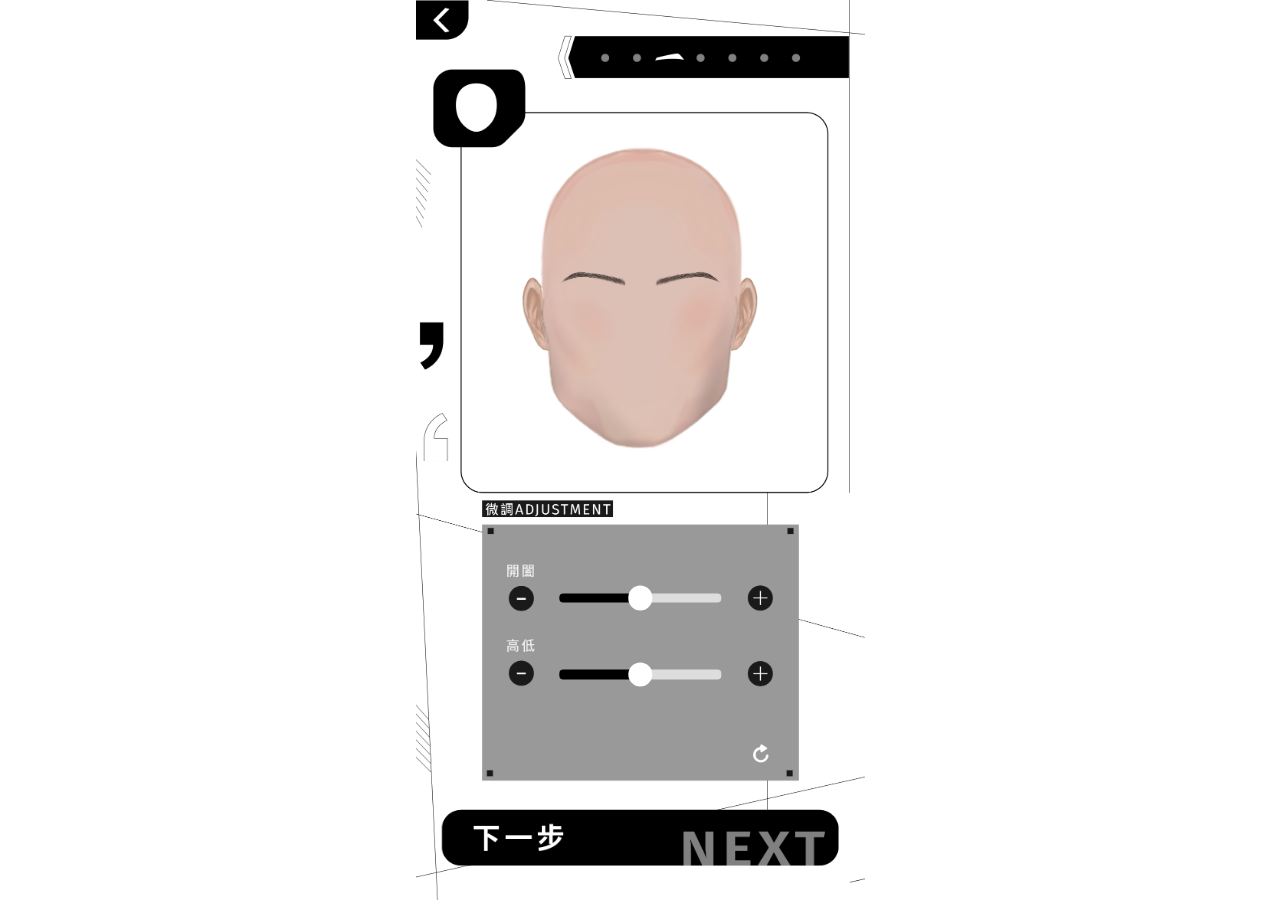
<file: page6.html>
<!DOCTYPE html>
<html lang="zh-Hant">
<head>
  <meta charset="UTF-8">
  <meta name="viewport" content="width=device-width, initial-scale=1.0">
  <title>眉型調整頁</title>
  <style>/* 基本設定：滿版且置中 */
    html, body {
      margin: 0;
      padding: 0;
      height: 100%;
      width: 100%;
      background-color: #ffffff;
      overflow: hidden;
      display: flex;
      justify-content: center;
      align-items: center;
    }
    
    /* 虛擬框架：類似手機畫面 */
    .virtual-frame {
      position: relative;
      width: 100%;
      height: 100vh;
      max-width: calc(100vh * (1125 / 2255));
      overflow: hidden;
      background-image: url('images/bg5_工作區域 1.png');
      background-size: cover;
      background-position: center;
      z-index: 0;
    }
    
    /* 預覽框 */
    .preview-box {
      position: absolute;
      top: 34%;
      left: 50%;
      transform: translate(-50%, -50%);
      width: 78%;
      height: 40%;
      display: flex;
      align-items: center;
      justify-content: center;
      overflow: visible;
      z-index: 1;
    }
    
    /* 預覽圖層：臉、耳、眉共用 */
    .preview-img {
      position: absolute;
      max-width: 100%;
      max-height: 100%;
      pointer-events: none;
    }
    
    /* 臉部圖層 */
    #face-layer {
      z-index: 3;
    }
    
    /* 耳朵設定 */
    .ear {
      position: relative;
      top: 50%;
      transform: translateY(-50%);
      max-width: 40%;
      max-height: 100%;
      z-index: 2;
    }
    
    /* 左耳：往左偏移並鏡射 */
    #previewEarLeft {
      left: 50%;
      transform: translate(-50%, -50%) scaleX(-1);
    }
    
    /* 右耳：往右偏移 */
    #previewEarRight {
      right: 50%;
      transform: translate(50%, -50%);
    }
    
    /* 眉毛設定 */
    .brow {
      width: 22%;
      z-index: 12;
    }
    /* 左眉：鏡射效果，定位用 right + top */
    #previewBrowLeft {
      transform: translate(6%, 50%)scaleX(-1);
    }
    
    /* 右眉：定位用 left + top */
    #previewBrowRight {
      left: 52.5%;
      transform:  translate(-4%, 50%)scaleX(1);
    }
    
    
    
    /* 控制面板 */
    .control-panel {
      position: absolute;
      top: 73.4%;
      left: 50.1%;
      transform: translate(-50%, -50%);
      width: 60%;
      height: 26.8%;
      display: flex;
      flex-direction: column;
      justify-content: space-evenly;
      align-items: center;
      z-index: 4;
      gap: 2%;
      box-sizing: border-box;
    }
    
    /* 控制群組：左右兩按鈕，中間滑桿 */
    .control-group {
      display: flex;
      align-items: center;
      justify-content: space-between;
      width: 100%;
      box-sizing: border-box;
    }
    
    /* 控制按鈕 */
    .control-btn {
      width: 10%;
      aspect-ratio: 1 / 1;
      background-color: #853fff00;
      border: none;
      cursor: pointer;
      z-index: 5;
    }
    
    /* 滑桿設定 */
    input[type="range"] {
      width: 60%;
      height: 34%;
      -webkit-appearance: none;
      appearance: none;
      background: #d3d3d3;
      border-radius: 4px;
      outline: none;
      transition: background 0.3s ease;
    }
    
    /* 滑桿圓球 */
    input[type="range"]::-webkit-slider-thumb {
      -webkit-appearance: none;
      appearance: none;
      width: 15%;
      aspect-ratio: 1 / 1;
      border-radius: 50%;
      background: #ffffff;
      cursor: pointer;
      border: none;
    }
    
    /* 還原按鈕 */
    #reset-button {
      position: absolute;
      bottom: 5%;
      right: 0%;
      background-color: #0026fb00;
      border: none;
      cursor: pointer;
      z-index: 6;
    }
    
    /* 下一步按鈕 */
    .next-container {
      position: absolute;
      bottom: 1.2%;
      left: 50%;
      transform: translateX(-50%);
      width: 91%;
      z-index: 15;
    }
    
    .next-button {
      background: none;
      border: none;
      cursor: pointer;
      width: 100%;
      display: flex;
      justify-content: center;
    }
    
    .next-image {
      width: 100%;
      height: auto;
    }
    
    /* 返回按鈕 */
    .back-button {
      position: absolute;
      width: 50px;
      height: 35px;
      left: 0;
      top: 0;
      background-color: transparent;
      cursor: pointer;
      z-index: 5;
    }
    </style>
</head>
<body>
<div class="virtual-frame">
    <!-- 返回按鈕 -->
    <div class="back-button" onclick="history.back()"></div>
    
    <!-- 預覽框：顯示臉、耳、眉 -->
    <div class="preview-box">
      <img id="face-layer" class="preview-img" src="images/face (1).png" alt="預覽臉部">
      <img id="previewEarLeft" class="ear" src="images/earin (2).png" alt="左耳">
      <img id="previewEarRight" class="ear" src="images/earin (2).png" alt="右耳">
      <img id="previewBrowLeft" class="preview-img brow" src="images/brow1.png" alt="左眉">
      <img id="previewBrowRight" class="preview-img brow" src="images/brow1.png" alt="右眉">
    </div>
    
    <!-- 控制面板：調整眉毛垂直位置及眉間距 -->
    <div class="control-panel">
          <!-- 眉毛間距控制 -->
          <div class="control-group">
            
            <button id="spacing-decrease" class="control-btn"></button>
            <input type="range" id="brow-spacing-range" min="-15" max="15" step="1" value="0" disabled />
            <button id="spacing-increase" class="control-btn"></button>
          </div>
            <div class="control-group">
              <button id="height-decrease" class="control-btn"></button>
              <input type="range" id="brow-vertical-range" min="-30" max="30" step="1" value="0" disabled />
              <button id="height-increase" class="control-btn"></button>
            </div>
          
      <!-- 還原按鈕 -->
      <div class="control-group">
        <button id="reset-button" class="control-btn"></button>
      </div>
    </div>
    
    <!-- 下一步按鈕 -->
    <div class="next-container">
      <button class="next-button" id="nextButton">
        <img class="next-image" src="images/nextblack.png" alt="Next">
      </button>
    </div>
  </div>
  <script>document.addEventListener('DOMContentLoaded', () => {
    // 取得預覽區各圖層
    const faceLayer = document.getElementById('face-layer');
    const previewEarLeft = document.getElementById('previewEarLeft');
    const previewEarRight = document.getElementById('previewEarRight');
    const previewBrowLeft = document.getElementById('previewBrowLeft');
    const previewBrowRight = document.getElementById('previewBrowRight');
  
    // 滑桿與按鈕 DOM
    const browVerticalRange = document.getElementById('brow-vertical-range');
    const browSpacingRange = document.getElementById('brow-spacing-range');
    const heightDecreaseBtn = document.getElementById('height-decrease');
    const heightIncreaseBtn = document.getElementById('height-increase');
    const spacingDecreaseBtn = document.getElementById('spacing-decrease');
    const spacingIncreaseBtn = document.getElementById('spacing-increase');
  
    const resetButton = document.getElementById('reset-button');
    const nextButton = document.getElementById('nextButton');
  
    // 預設眉毛參數
    const defaultBrowTop = 31.5;
    const defaultBrowLeftRight = 52.5;
  
    // 顯示臉型
    const savedFace = localStorage.getItem('selectedFace');
    if (savedFace && faceLayer) {
      faceLayer.src = savedFace;
    }
  
    // 顯示耳朵
    const savedEar = localStorage.getItem('selectedEar');
    if (savedEar) {
      try {
        const earData = JSON.parse(savedEar);
        if (previewEarLeft && previewEarRight) {
          previewEarLeft.src = earData.src;
          previewEarRight.src = earData.src;
          previewEarLeft.style.transform = `scale(${earData.scale})`;
          previewEarRight.style.transform = `scale(${earData.scale}) scaleX(-1)`;
          previewEarLeft.style.top = `${earData.height}px`;
          previewEarRight.style.top = `${earData.height}px`;
        }
      } catch (err) {
        console.error('耳朵資料解析錯誤', err);
      }
    }
  
    // 顯示眉毛
    const savedBrow = localStorage.getItem('selectedBrow');
    if (savedBrow) {
      if (previewBrowLeft) previewBrowLeft.src = savedBrow;
      if (previewBrowRight) previewBrowRight.src = savedBrow;
    }
  
      // 更新眉毛位置
  function updateBrowPosition() {
    const verticalOffset = Number(browVerticalRange.value);
    const spacingOffset = Number(browSpacingRange.value);

    if (previewBrowLeft) {
      previewBrowLeft.style.top = `${defaultBrowTop + verticalOffset}%`;
      previewBrowLeft.style.right = `${defaultBrowLeftRight + spacingOffset}%`; // 左眉向左
    }

    if (previewBrowRight) {
      previewBrowRight.style.top = `${defaultBrowTop + verticalOffset}%`;
      previewBrowRight.style.left = `${defaultBrowLeftRight + spacingOffset}%`; // 右眉向右
    }
  }

  // 更新滑桿填色函式
  function updateSliderFill(slider) {
    const min = Number(slider.min);
    const max = Number(slider.max);
    const val = Number(slider.value);
    const percentage = ((val - min) * 100) / (max - min);
    slider.style.background = `linear-gradient(to right,rgb(0, 0, 0) 0%,rgb(0, 0, 0) ${percentage}%, #ddd ${percentage}%, #ddd 100%)`;
  }

  // 幫助加減函式
  function adjustRangeValue(input, delta) {
    const min = parseInt(input.min);
    const max = parseInt(input.max);
    let value = parseInt(input.value);
    value = Math.min(max, Math.max(min, value + delta));
    input.value = value;
    updateBrowPosition();
    updateSliderFill(input);  // 每次調整時更新滑桿背景
  }

  // 綁定加減按鈕
  if (heightDecreaseBtn) {
    heightDecreaseBtn.addEventListener('click', () => adjustRangeValue(browVerticalRange, 1));
  }
  if (heightIncreaseBtn) {
    heightIncreaseBtn.addEventListener('click', () => adjustRangeValue(browVerticalRange, -1));
  }
  if (spacingDecreaseBtn) {
    spacingDecreaseBtn.addEventListener('click', () => adjustRangeValue(browSpacingRange, -1));
  }
  if (spacingIncreaseBtn) {
    spacingIncreaseBtn.addEventListener('click', () => adjustRangeValue(browSpacingRange, 1));
  }
  function saveBrowData() {
  localStorage.setItem('selectedBrowData', JSON.stringify({
    browIndex: selectedBrowIndex, // 你在切眉毛圖片時的 index
    verticalOffset: Number(browVerticalRange.value),
    spacingOffset: Number(browSpacingRange.value)
  }));
}
  // 初始更新
  updateBrowPosition();
  updateSliderFill(browVerticalRange);
  updateSliderFill(browSpacingRange);
  
    // 雖然滑桿被 disabled，但保留滑動事件（debug用）
    browVerticalRange.addEventListener('input', updateBrowPosition);
    browSpacingRange.addEventListener('input', updateBrowPosition);
  
    // 還原
    resetButton.addEventListener('click', () => {
      browVerticalRange.value = 0;
      browSpacingRange.value = 0;
      updateBrowPosition();
    });
  
    // 下一步
    if (nextButton) {
      nextButton.addEventListener('click', () => {
        const browSettings = {
          verticalOffset: browVerticalRange.value,
          spacingOffset: browSpacingRange.value
        };
        localStorage.setItem('selectedBrowSettings', JSON.stringify(browSettings));
  
        document.body.style.transition = "opacity 0.3s ease-out";
        document.body.style.opacity = 0;
  
        const nextImg = nextButton.querySelector('.next-image');
        if (nextImg) {
          nextImg.src = 'images/nextgray.png';
        }
  
        setTimeout(() => {
          window.location.href = 'page7.html';
        }, 300);
      });
    }
  });
  </script>
</body>
</html>
</file>
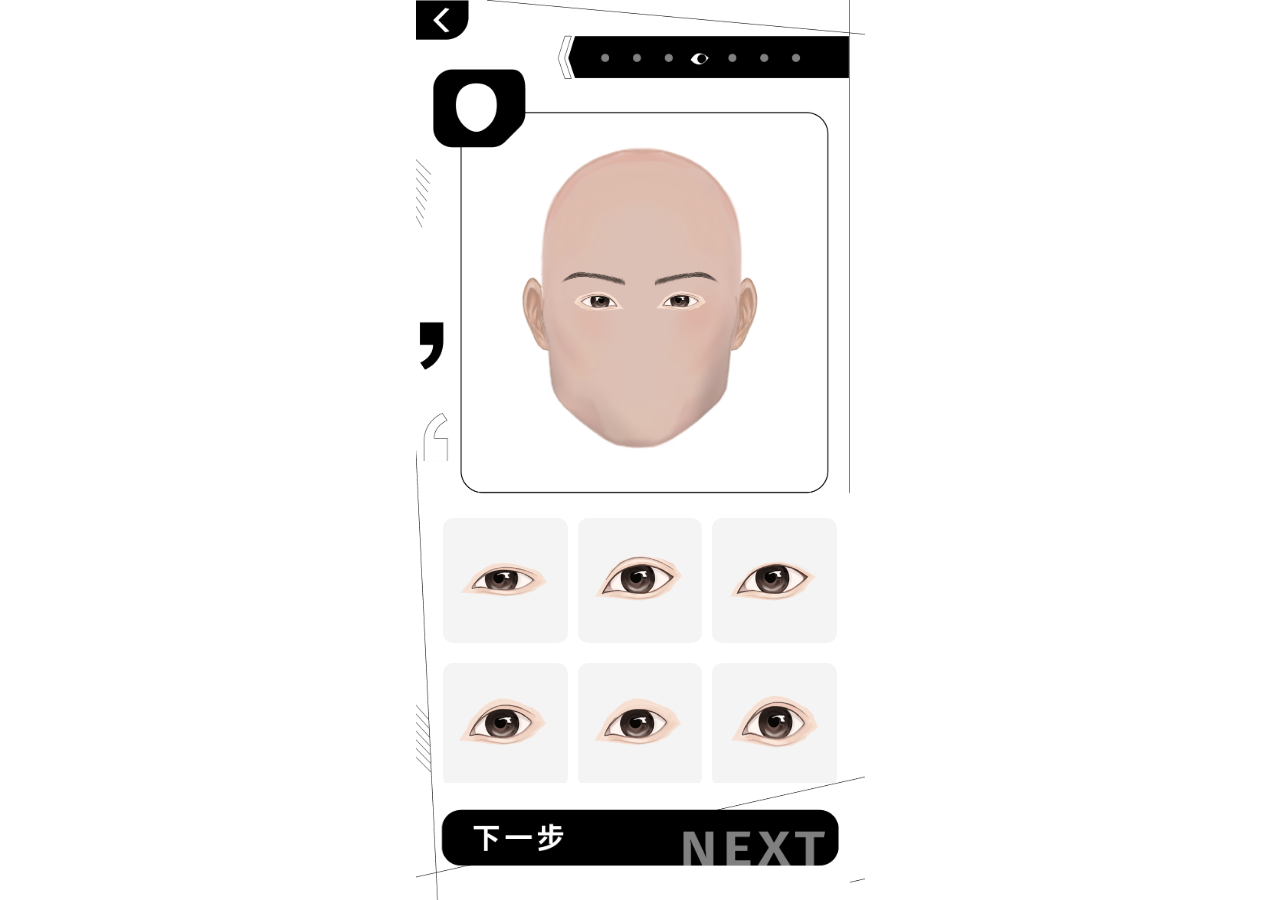
<file: page7.html>
<!DOCTYPE html>
<html lang="zh-Hant">
<head>
  <meta charset="UTF-8">
  <meta name="viewport" content="width=device-width, initial-scale=1.0">
  <title>選擇眼睛</title>
  <style>/* 基本設定：滿版且置中 */
    html, body {
        margin: 0;
        padding: 0;
        height: 100%;
        width: 100%;
        background-color: #ffffff;
        overflow: hidden;
        display: flex;
        justify-content: center;
        align-items: center;
      }
      
      /* 虛擬框架（模擬手機螢幕） */
      .virtual-frame {
        position: relative;
        width: 100%;
        height: 100vh;
        max-width: calc(100vh * (1125 / 2255));
        background-image: url('images/bg6.png'); /* 與前幾頁使用相同背景 */
        background-size: cover;
        background-position: center;
        overflow: hidden;
        z-index: 0;
      }
      
      /* 預覽框：顯示臉、耳、眉、眼 */
      .preview-box {
        position: absolute;
        top: 34%;
        left: 50%;
        transform: translate(-50%, -50%);
        width: 78%;
        height: 40%;
        display: flex;
        align-items: center;
        justify-content: center;
        overflow: visible;
        z-index: 1;
      }
      
      /* 所有預覽圖片 */
      .preview-img {
        position: absolute;
        max-width: 100%;
        max-height: 100%;
        pointer-events: none;
      }
      
      /* 臉部 */
      #face-layer {
        z-index: 3;
      }
      
      
      .ear {
        position: relative;
        top: 50%; /* 放在預覽框高度的中間 */
        transform: translateY(-50%); /* 垂直置中 */
        max-width: 40%;
        max-height: 100%;
        z-index: 2;
    
      }
      
      /* 左耳：往左偏移 */
      #previewEarLeft {
        left: 50%;
      
        transform: translate(-50%, -50%) scaleX(-1);
      }
      
      /* 右耳：往右偏移 */
      #previewEarRight {
        right: 50%;
        transform: translate(50%, -50%);
      }
      /* 眉毛 */
      .brow {
        width: 22%;
        z-index: 12;
      }
    /* 左眉：鏡射效果，定位用 right + top */
    #previewBrowLeft {
      transform: translate(6%, 50%)scaleX(-1);
    }
    
    /* 右眉：定位用 left + top */
    #previewBrowRight {
      left: 52.5%;
      transform:  translate(-6%, 50%)scaleX(1);
    }
    
      
      /* 眼睛樣式 */
      .eye {
        width: 16%;
        z-index: 11;
      }
      /* 左眼：定位可依需求微調 */
      #previewEyeLeft {
        left:30.1%;
        top: 41%;
        transform: scaleX(-1);
      }
      /* 右眼 */
      #previewEyeRight {
        right: 30.1%;
        top: 41%;
        transform: scaleX(1);
      }
      
      /* 選項面板（眼睛選項，參考 page5） */
      .option-panel {
        position: absolute;
        top: 57%;
        left: 50%;
        transform: translateX(-50%);
        width: 90%;
        height: 30vh;
        display: flex;
        flex-direction: column;
        gap: 10px;
        overflow-y: auto;
        overflow-x: hidden;
        z-index: 10;
      }
      .option-panel::-webkit-scrollbar {
        display: none;
      }
      .option-row {
        display: flex;
        justify-content: space-around;  /* 適合 3 個選項時的平均分布 */
        width: 100%;
      }
      
      /* 如果最後一行只有一個選項，可以用 media query 或針對 .option-row:last-child 調整 */
      .option-panel .option-row:last-child {
        justify-content: center;
      }
      /* 選項按鈕 */
      .option-button {
        flex: 1;
        position: relative;
        margin: 5px;
        background-color: #f4f4f4;
        border: 2px solid transparent;
        border-radius: 10px;
        transition: border 0.03s, background-color 0.03s;
        z-index: 11;
      }
      .option-button::before {
        content: "";
        display: block;
        padding-top: 100%; /* 維持正方形 */
      }
      .option-button img {
        position: absolute;
        top: 50%;
        left: 50%;
        width: 80%;
        height: 80%;
        transform: translate(-50%, -50%);
        object-fit: contain;
      }
      .option-button.selected {
        border: 1px solid #000;
        background-color: #f4f4f4;
      }
      
      /* 下一步按鈕 */
      .next-container {
        position: absolute;
        bottom: 1.2%;
        left: 50%;
        transform: translateX(-50%);
        width: 91%;
        z-index: 15;
      }
      .next-button {
        background: none;
        border: none;
        cursor: pointer;
        width: 100%;
        display: flex;
        justify-content: center;
      }
      .next-image {
        width: 100%;
        height: auto;
      }
      
      /* 返回按鈕 */
      .back-button {
        position: absolute;
        width: 50px;
        left: 0;
        top: 0;
        height: 35px;
        background-color: transparent;
        cursor: pointer;
        z-index: 5;
      }
      </style>
</head>
<body>
  <div class="virtual-frame">
    <!-- 返回按鈕 -->
    <div class="back-button" onclick="history.back()"></div>
    
    <!-- 預覽框：顯示臉、耳、眉、眼 -->
    <div class="preview-box">
      <img id="face-layer" class="preview-img" src="images/face (1).png" alt="預覽臉部">
      <img id="previewEarLeft" class="ear" src="images/earin (2).png" alt="左耳">
      <img id="previewEarRight" class="ear" src="images/earin (2).png" alt="右耳">
      <img id="previewBrowLeft" class="preview-img brow" src="images/brow1.png" alt="左眉">
      <img id="previewBrowRight" class="preview-img brow" src="images/brow1.png" alt="右眉">
      <img id="previewEyeLeft" class="preview-img eye" src="images/eye1.png" alt="左眼">
      <img id="previewEyeRight" class="preview-img eye" src="images/eye1.png" alt="右眼">
    </div>
    
   <!-- 選項區：眼睛選項，共10個選項，三個一橫排 -->
<div class="option-panel">
    <div class="option-row">
      <div class="option-button" data-eye="eye1.png">
        <img src="images/eye1.png" alt="眼睛1">
      </div>
      <div class="option-button" data-eye="eye2.png">
        <img src="images/eye2.png" alt="眼睛2">
      </div>
      <div class="option-button" data-eye="eye3.png">
        <img src="images/eye3.png" alt="眼睛3">
      </div>
    </div>
    <div class="option-row">
      <div class="option-button" data-eye="eye4.png">
        <img src="images/eye4.png" alt="眼睛4">
      </div>
      <div class="option-button" data-eye="eye5.png">
        <img src="images/eye5.png" alt="眼睛5">
      </div>
      <div class="option-button" data-eye="eye6.png">
        <img src="images/eye6.png" alt="眼睛6">
      </div>
    </div>
    <div class="option-row">
      <div class="option-button" data-eye="eye7.png">
        <img src="images/eye7.png" alt="眼睛7">
      </div>
      <div class="option-button" data-eye="eye8.png">
        <img src="images/eye8.png" alt="眼睛8">
      </div>
      <div class="option-button" data-eye="eye9.png">
        <img src="images/eye9.png" alt="眼睛9">
      </div>
    </div>
    <div class="option-row">
        <div class="option-button" data-eye="eye10.png"><img src="images/eye10.png" alt="眼睛10"></div>
        <div class="option-button placeholder"></div>
        <div class="option-button placeholder"></div>
      </div>
    </div>
    
    <!-- 下一步按鈕 -->
    <div class="next-container">
      <button class="next-button" id="nextButton">
        <img class="next-image" src="images/nextblack.png" alt="Next">
      </button>
    </div>
  </div>
  <script>document.addEventListener('DOMContentLoaded', () => {
    // 取得預覽區各圖層
    const faceLayer = document.getElementById('face-layer');
    const previewEarLeft = document.getElementById('previewEarLeft');
    const previewEarRight = document.getElementById('previewEarRight');
    const previewBrowLeft = document.getElementById('previewBrowLeft');
    const previewBrowRight = document.getElementById('previewBrowRight');
    const previewEyeLeft = document.getElementById('previewEyeLeft');
    const previewEyeRight = document.getElementById('previewEyeRight');
  
    // 取得眼睛選項按鈕與下一步按鈕
    const eyeButtons = document.querySelectorAll('.option-button');
    const nextButton = document.getElementById('nextButton');
  
    // 設定眉毛預設位置參數（與 page5 一致）
    const defaultBrowTop = 31.5;
    const defaultBrowLeftRight = 52.5;
  
    // 顯示臉型（page2 或其他頁面存入）
    const savedFace = localStorage.getItem('selectedFace');
    if (savedFace && faceLayer) {
      faceLayer.src = savedFace;
    }
  
    // 顯示耳朵（從 page4 選的資料）
    const savedEar = localStorage.getItem('selectedEar');
    if (savedEar) {
      try {
        const earData = JSON.parse(savedEar);
        if (previewEarLeft && previewEarRight) {
          previewEarLeft.src = earData.src;
          previewEarRight.src = earData.src;
          previewEarLeft.style.transform = `scale(${earData.scale})`;
          previewEarRight.style.transform = `scale(${earData.scale}) scaleX(-1)`;
          previewEarLeft.style.top = `${earData.height}px`;
          previewEarRight.style.top = `${earData.height}px`;
        }
      } catch (err) {
        console.error('耳朵資料解析錯誤', err);
      }
    }
  
    // 顯示眉毛（從 page5 選的）
    const savedBrow = localStorage.getItem('selectedBrow');
    if (savedBrow) {
      if (previewBrowLeft) previewBrowLeft.src = savedBrow;
      if (previewBrowRight) previewBrowRight.src = savedBrow;
    }
  
    // 讀取第六頁存的眉毛高度與間距設定，更新眉毛位置
    const browSettingsRaw = localStorage.getItem('selectedBrowSettings');
    let verticalOffset = 0, spacingOffset = 0;
    if (browSettingsRaw) {
      try {
        const browSettings = JSON.parse(browSettingsRaw);
        verticalOffset = Number(browSettings.verticalOffset) || 0;
        spacingOffset = Number(browSettings.spacingOffset) || 0;
      } catch (err) {
        console.error('解析眉毛設定錯誤', err);
      }
    }
    if (previewBrowLeft) {
      previewBrowLeft.style.top = `${defaultBrowTop + verticalOffset}%`;
      previewBrowLeft.style.right = `${defaultBrowLeftRight + spacingOffset}%`;
    }
    if (previewBrowRight) {
      previewBrowRight.style.top = `${defaultBrowTop + verticalOffset}%`;
      previewBrowRight.style.left = `${defaultBrowLeftRight + spacingOffset}%`;
    }
  
    // 顯示眼睛（如果已選則讀取；否則預設使用第一個）
    const savedEye = localStorage.getItem('selectedEye');
    if (savedEye) {
      if (previewEyeLeft) previewEyeLeft.src = savedEye;
      if (previewEyeRight) previewEyeRight.src = savedEye;
    }
    eyeButtons.forEach(button => {
        button.addEventListener('click', function() {
          const selectedEyeImage = button.getAttribute('data-eye');
          if (selectedEyeImage) {
            // 這裡做 URL 安全處理，避免空格與括號造成錯誤
            const safeImageName = encodeURIComponent(selectedEyeImage);
            const eyeSrc = `images/${safeImageName}`;
            if (previewEyeLeft) previewEyeLeft.src = eyeSrc;
            if (previewEyeRight) previewEyeRight.src = eyeSrc;
            localStorage.setItem('selectedEye', eyeSrc);
          }
          eyeButtons.forEach(btn => btn.classList.remove('selected'));
          button.classList.add('selected');
        });
      });
      
  
    // 下一步按鈕：儲存當前狀態並跳轉到下一頁（例如 page8.html）
    if (nextButton) {
      nextButton.addEventListener('click', () => {
        // 此處若有其他資料，也可儲存
        document.body.style.transition = "opacity 0.3s ease-out";
        document.body.style.opacity = 0;
        const nextImg = nextButton.querySelector('.next-image');
        if (nextImg) {
          nextImg.src = 'images/nextgray.png';
        }
        setTimeout(() => {
          window.location.href = 'page8.html';
        }, 300);
      });
    }
  });
  </script>
</body>
</html>
</file>
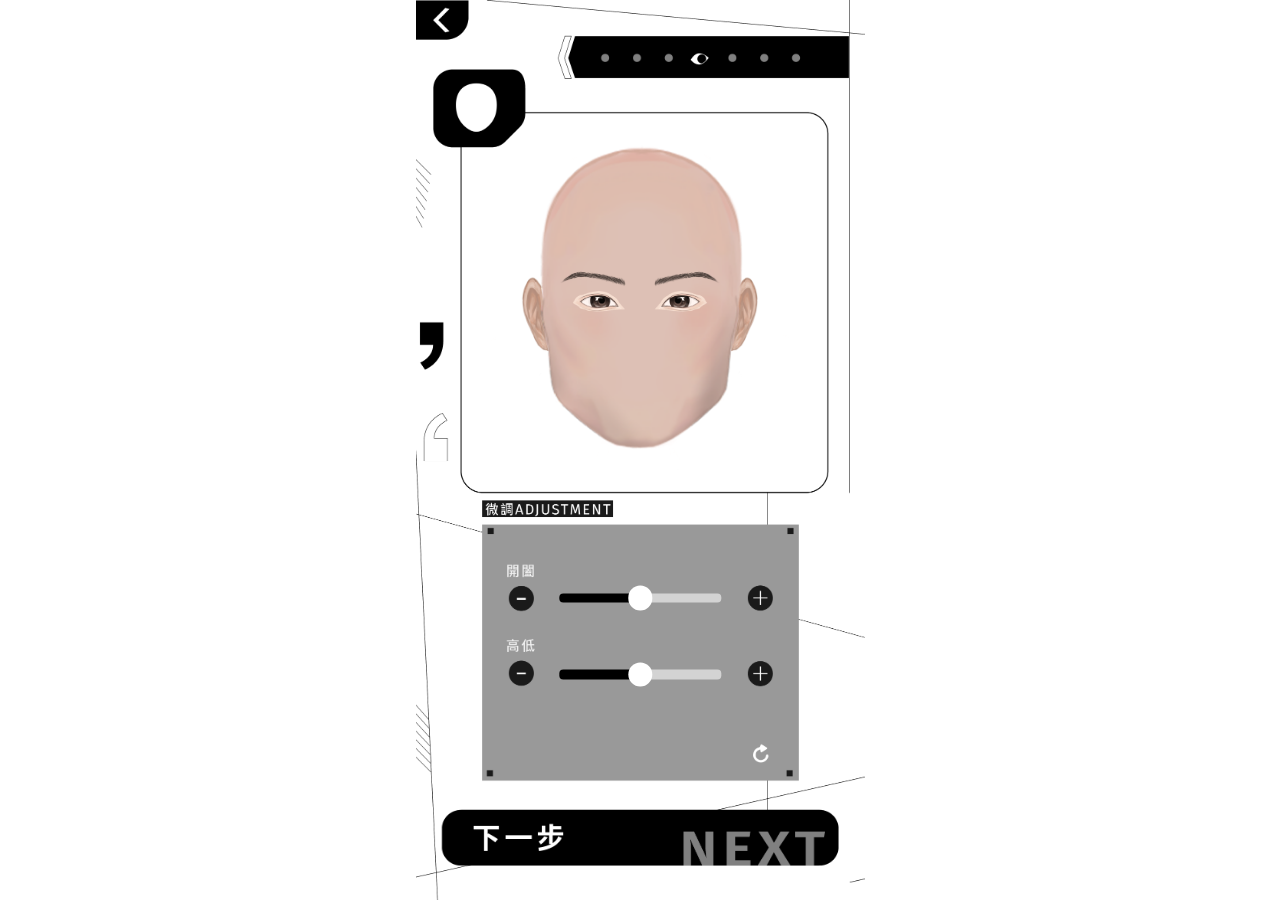
<file: page8.html>
<!DOCTYPE html>
<html lang="zh-Hant">
<head>
  <meta charset="UTF-8">
  <meta name="viewport" content="width=device-width, initial-scale=1.0">
  <title>眼睛調整</title>
  <link rel="stylesheet" href="page8.css">
</head>
<body>
  <div class="virtual-frame">
    <!-- 返回按鈕 -->
    <div class="back-button" onclick="history.back()"></div>

    <!-- 預覽框：包含臉、耳、眉、眼 -->
    <div class="preview-box">
      <img id="face-layer" class="preview-img" src="images/face (1).png" alt="臉部">
      <img id="previewEarLeft" class="ear" src="images/earin (2).png" alt="左耳">
      <img id="previewEarRight" class="ear" src="images/earin (2).png" alt="右耳">
      <img id="previewBrowLeft" class="preview-img brow" src="images/brow1.png" alt="左眉">
      <img id="previewBrowRight" class="preview-img brow" src="images/brow1.png" alt="右眉">
      <img id="previewEyeLeft" class="preview-img eye" src="images/eye1.png" alt="左眼">
      <img id="previewEyeRight" class="preview-img eye" src="images/eye1.png" alt="右眼">
    </div>

    <!-- 滑桿區：調整眼睛大小與間距 -->
    <div class="control-panel">
      <div class="control-group">
        <button id="height-decrease" class="control-btn"></button>
        <input type="range" id="sizeSlider" min="0.1" max="2" step="0.01" value="1">
        <button id="height-increase" class="control-btn"></button>
      </div>
      <div class="control-group">
        <button id="spacing-decrease" class="control-btn"></button>
        <!-- 調整間距滑桿：min=-20, max=20，預設值 0 (中間) -->
        <input type="range" id="spacingSlider" min="-20" max="20" step="1" value="0">
        <button id="spacing-increase" class="control-btn"></button>  
      </div>
      <!-- 還原按鈕 -->
      <div class="control-group">
        <button id="reset-button" class="control-btn"></button>
      </div>
    </div>
    <!-- 下一步按鈕 -->
    <div class="next-container">
      <button class="next-button" id="nextButton">
        <img class="next-image" src="images/nextblack.png" alt="Next">
      </button>
    </div>
  </div>
  <script src="page8.js"></script>
</body>
</html>
</file>
<file: page10.css>
/* 基本設定：滿版且置中 */
html, body {
    margin: 0;
    padding: 0;
    height: 100%;
    width: 100%;
    background-color: #ffffff;
    overflow: hidden;
    display: flex;
    justify-content: center;
    align-items: center;
  }
  
  /* 虛擬框架（模擬手機螢幕） */
  .virtual-frame {
    position: relative;
    width: 100%;
    height: 100vh;
    max-width: calc(100vh * (1125 / 2255));
    background-image: url('images/未命名-2_工作區域 1 複本 3.png'); /* 與前幾頁使用相同背景 */
    background-size: cover;
    background-position: center;
    overflow: hidden;
    z-index: 0;
  }
  
  /* 預覽框：顯示臉、耳、眉、眼 */
  .preview-box {
    position: absolute;
    top: 34%;
    left: 50%;
    transform: translate(-50%, -50%);
    width: 78%;
    height: 40%;
    display: flex;
    align-items: center;
    justify-content: center;
    overflow: visible;
    z-index: 1;
  }
  
  /* 所有預覽圖片 */
  .preview-img {
    position: absolute;
    max-width: 100%;
    max-height: 100%;
    pointer-events: none;
  }
  
  /* 臉部 */
  #face-layer {
    z-index: 3;
  }
  
  
  .ear {
    position: relative;
    top: 50%; /* 放在預覽框高度的中間 */
    transform: translateY(-50%); /* 垂直置中 */
    max-width: 40%;
    max-height: 100%;
    z-index: 2;
  }
  
  /* 左耳：往左偏移 */
  #previewEarLeft {
    left: 50%;
  
    transform: translate(-50%, -50%) scaleX(-1);
  }
  
  /* 右耳：往右偏移 */
  #previewEarRight {
    right: 50%;
    transform: translate(50%, -50%);
  }
/* 眉毛設定 */
.brow {
  width: 22%;
  z-index: 12;
}
/* 左眉：鏡射效果，定位用 right + top */
#previewBrowLeft {
  transform: translate(6%, 50%)scaleX(-1);
}

/* 右眉：定位用 left + top */
#previewBrowRight {
  left: 52.5%;
  transform:  translate(-6%, 50%)scaleX(1);
}
  /* 眼睛樣式 */
  .eye {
    width: 16%;
    z-index: 11;
  }
  /* 左眼：定位可依需求微調 */
  #previewEyeLeft {
    left: 28.8%;
    top: 41%;
    transform: scaleX(-1);
  }
  /* 右眼 */
  #previewEyeRight {
    right: 28.8%;
    top: 41%;
    transform: scaleX(1);
  }
   /* 鼻子 */
   .nose {
    position: absolute;
    top: 56%;       /* 臉部中央（可微調） */
    left: 50%;
    transform: translate(-50%, -50%);
    width: 24%;      /* 根據鼻子圖的大小需求調整 */
    z-index: 20;     /* 高於其他圖層，確保顯示在最上層 */
    pointer-events: none;  /* 鼠標穿透 */
    opacity:90%
  }
  .mouth {
    position: absolute;
    top: 74.5%;         /* 根據臉的比例位置微調，位於鼻子下方 */
    left: 49.6%;
    transform: translate(-50%, -50%);
    width: 22.5%;       /* 嘴巴寬度可依圖檔大小調整 */
    z-index: 21;      /* 高於鼻子，顯示在最上層 */
    pointer-events: none;
  }
  /* 選項面板（眼睛選項，參考 page5） */
  .option-panel {
    position: absolute;
    top: 57%;
    left: 50%;
    transform: translateX(-50%);
    width: 90%;
    height: 30vh;
    display: flex;
    flex-direction: column;
    gap: 10px;
    overflow-y: auto;
    overflow-x: hidden;
    z-index: 10;
  }
  .option-panel::-webkit-scrollbar {
    display: none;
  }
  .option-row {
    display: flex;
    justify-content: space-around;  /* 適合 3 個選項時的平均分布 */
    width: 100%;
  }
  
  /* 如果最後一行只有一個選項，可以用 media query 或針對 .option-row:last-child 調整 */
  .option-panel .option-row:last-child {
    justify-content: center;
  }
  /* 選項按鈕 */
  .option-button {
    flex: 1;
    position: relative;
    margin: 5px;
    background-color: #f4f4f4;
    border: 2px solid transparent;
    border-radius: 10px;
    transition: border 0.03s, background-color 0.03s;
    z-index: 11;
  }
  .option-button::before {
    content: "";
    display: block;
    padding-top: 100%; /* 維持正方形 */
  }
  .option-button img {
    position: absolute;
    top: 50%;
    left: 50%;
    width: 80%;
    height: 80%;
    transform: translate(-50%, -50%);
    object-fit: contain;
  }
  .option-button.selected {
    border: 1px solid #000;
    background-color: #f4f4f4;
  }
  
  /* 下一步按鈕 */
  .next-container {
    position: absolute;
    bottom: 1.2%;
    left: 50%;
    transform: translateX(-50%);
    width: 91%;
    z-index: 15;
  }
  .next-button {
    background: none;
    border: none;
    cursor: pointer;
    width: 100%;
    display: flex;
    justify-content: center;
  }
  .next-image {
    width: 100%;
    height: auto;
  }
  
  /* 返回按鈕 */
  .back-button {
    position: absolute;
    width: 50px;
    left: 0;
    top: 0;
    height: 35px;
    background-color: transparent;
    cursor: pointer;
    z-index: 5;
  }
</file>
<file: page8.css>
/* 基本設定：滿版且置中 */
html, body {
    margin: 0;
    padding: 0;
    height: 100%;
    width: 100%;
    background-color: #ffffff;
    overflow: hidden;
    display: flex;
    justify-content: center;
    align-items: center;
  }
  
  /* 虛擬框架：類似手機畫面 */
  .virtual-frame {
    position: relative;
    width: 100%;
    height: 100vh;
    max-width: calc(100vh * (1125 / 2255));
    overflow: hidden;
    background-image: url('images/bg7_工作區域 1 複本.png'); /* 使用與 page5 相同的背景 */
    background-size: cover;
    background-position: center;
    z-index: 0;
  }
  
  /* 預覽框：顯示臉、耳、眉 */
  .preview-box {
    position: absolute;
    top: 34%;
    left: 50%;
    transform: translate(-50%, -50%);
    width: 78%;
    height: 40%;
    display: flex;
    align-items: center;
    justify-content: center;
    overflow: visible;
    z-index: 1;
  }
  
  /* 所有預覽圖片 */
  .preview-img {
    position: absolute;
    max-width: 100%;
    max-height: 100%;
    pointer-events: none;
  }
  
  /* 臉部圖層 */
  #face-layer {
    z-index: 3;
  }
  
  .ear {
    position: relative;
    top: 50%; /* 放在預覽框高度的中間 */
    transform: translateY(-50%); /* 垂直置中 */
    max-width: 40%;
    max-height: 100%;
    z-index: 2;

  }
  
  /* 左耳：往左偏移 */
  #previewEarLeft {
    left: 50%;
  
    transform: translate(-50%, -50%) scaleX(-1);
  }
  
  /* 右耳：往右偏移 */
  #previewEarRight {
    right: 50%;
    transform: translate(50%, -50%);
  }
  /* 眉毛 */
  .brow {
    width: 22%;
    z-index: 12;
  }
/* 左眉：鏡射效果，定位用 right + top */
#previewBrowLeft {
  transform: translate(6%, 50%)scaleX(-1);
}

/* 右眉：定位用 left + top */
#previewBrowRight {
  left: 52.5%;
  transform:  translate(-6%, 50%)scaleX(1);
}

  /* 眼睛樣式 */
  .eye {
    width: 16%;
    z-index: 11;
  }
 /* 左眼：定位可依需求微調 */
 #previewEyeLeft {
  left:30.1%;
  top: 41%;
  transform: scaleX(-1);
}
/* 右眼 */
#previewEyeRight {
  right: 30.1%;
  top: 41%;
  transform: scaleX(1);
}

 /* 控制面板相關樣式 */
.control-panel {
    position: absolute;
    top: 73.4%;              /* 依需求調整 */
    left: 50.1%;
    transform: translate(-50%, -50%);  /* 完全置中 */
    width: 60%;              /* 以虛擬框寬度的百分比 */
    height: 26.8%;           /* 以虛擬框高度的百分比 */
    display: flex;
    flex-direction: column;
    justify-content: space-evenly;  /* 各控制群組垂直平均分佈 */
    align-items: center;
    z-index: 4;
    gap: 2%; /* 控制每組之間的間距 */
    /* 調試用邊框（測試完成後可移除） */

    box-sizing: border-box;
  }
  
  /* 每一組控制群組：左右排列，左右各一按鈕，中間一滑桿 */
  .control-group {
    display: flex;
    align-items: center;
    justify-content: space-between;
    width: 100%;
    box-sizing: border-box;
  }
  
  /* 調整按鈕樣式 */
  .control-btn {
    width: 10%;       /* 占群組寬度比例，根據實際調整 */
    aspect-ratio: 1 / 1; 
    background-color: #853fff00;
    border: none;
    cursor: pointer;
    z-index: 5;
  }
  
 /* 調整滑桿樣式 */
input[type="range"] {
    width: 60%;       
    height: 34%;     
    -webkit-appearance: none;
    appearance: none;
    background: #d3d3d3;
    border-radius: 4px;
    outline: none;
    transition: background 0.3s ease;
}

/* 自定義滑桿圓球 */
input[type="range"]::-webkit-slider-thumb {
    -webkit-appearance: none;
    appearance: none;
    width: 15%;       
    aspect-ratio: 1 / 1; 
    border-radius: 50%;
    background: #ffffff;
    cursor: pointer;
    border: none;
}


  /* 還原按鈕樣式 */
  #reset-button {
    position: absolute;
    bottom: 5%;     /* 離底部距離 */
    right: 0%;      /* 離右邊距離 */
    background-color: #0026fb00;
    border: none;
    cursor: pointer;
    z-index: 6;
  }
  
  
  /* 下一步按鈕 */
  .next-container {
    position: absolute;
    bottom: 1.2%;
    left: 50%;
    transform: translateX(-50%);
    width: 91%;
    z-index: 15;
  }
  .next-button {
    background: none;
    border: none;
    cursor: pointer;
    width: 100%;
    display: flex;
    justify-content: center;
  }
  .next-image {
    width: 100%;
    height: auto;
  }
  
  /* 返回按鈕 */
  .back-button {
    position: absolute;
    width: 50px;
    left: 0;
    top: 0;
    height: 35px;
    background-color: transparent;
    cursor: pointer;
    z-index: 5;
  }
</file>
